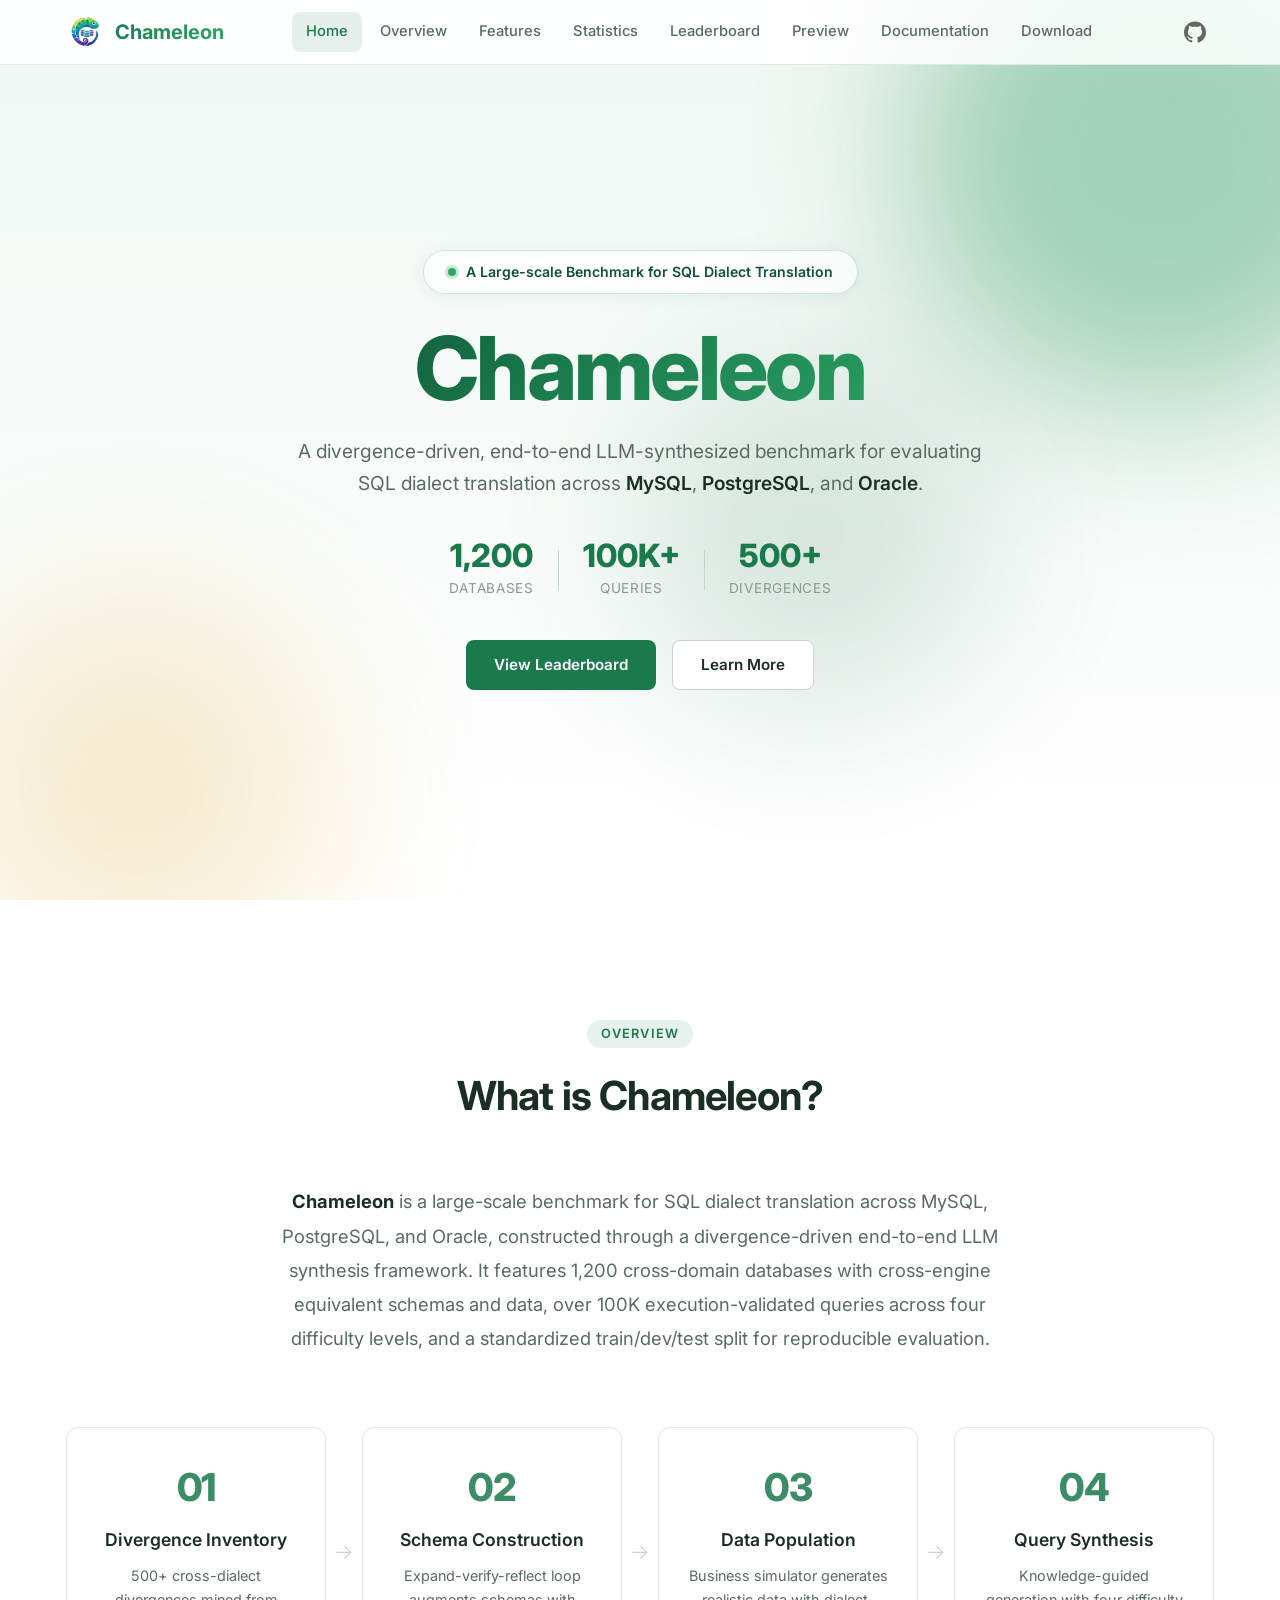
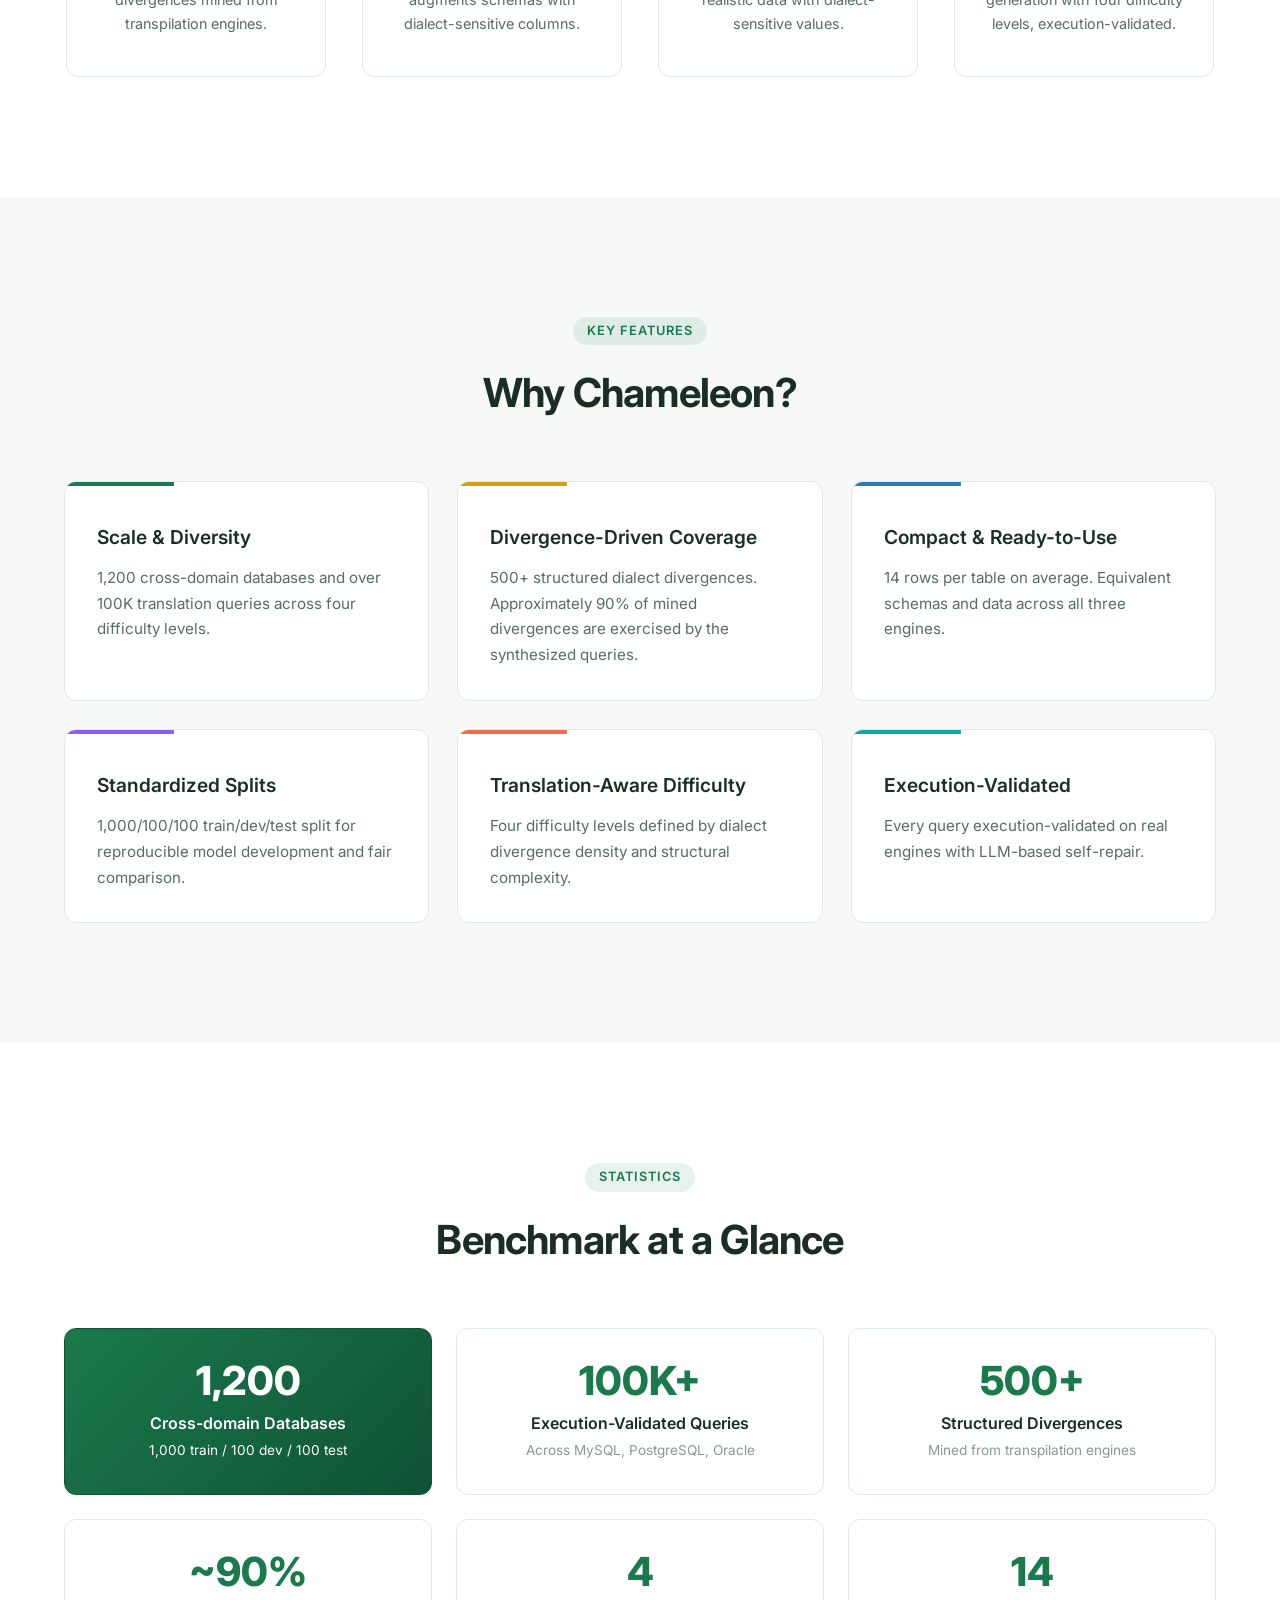
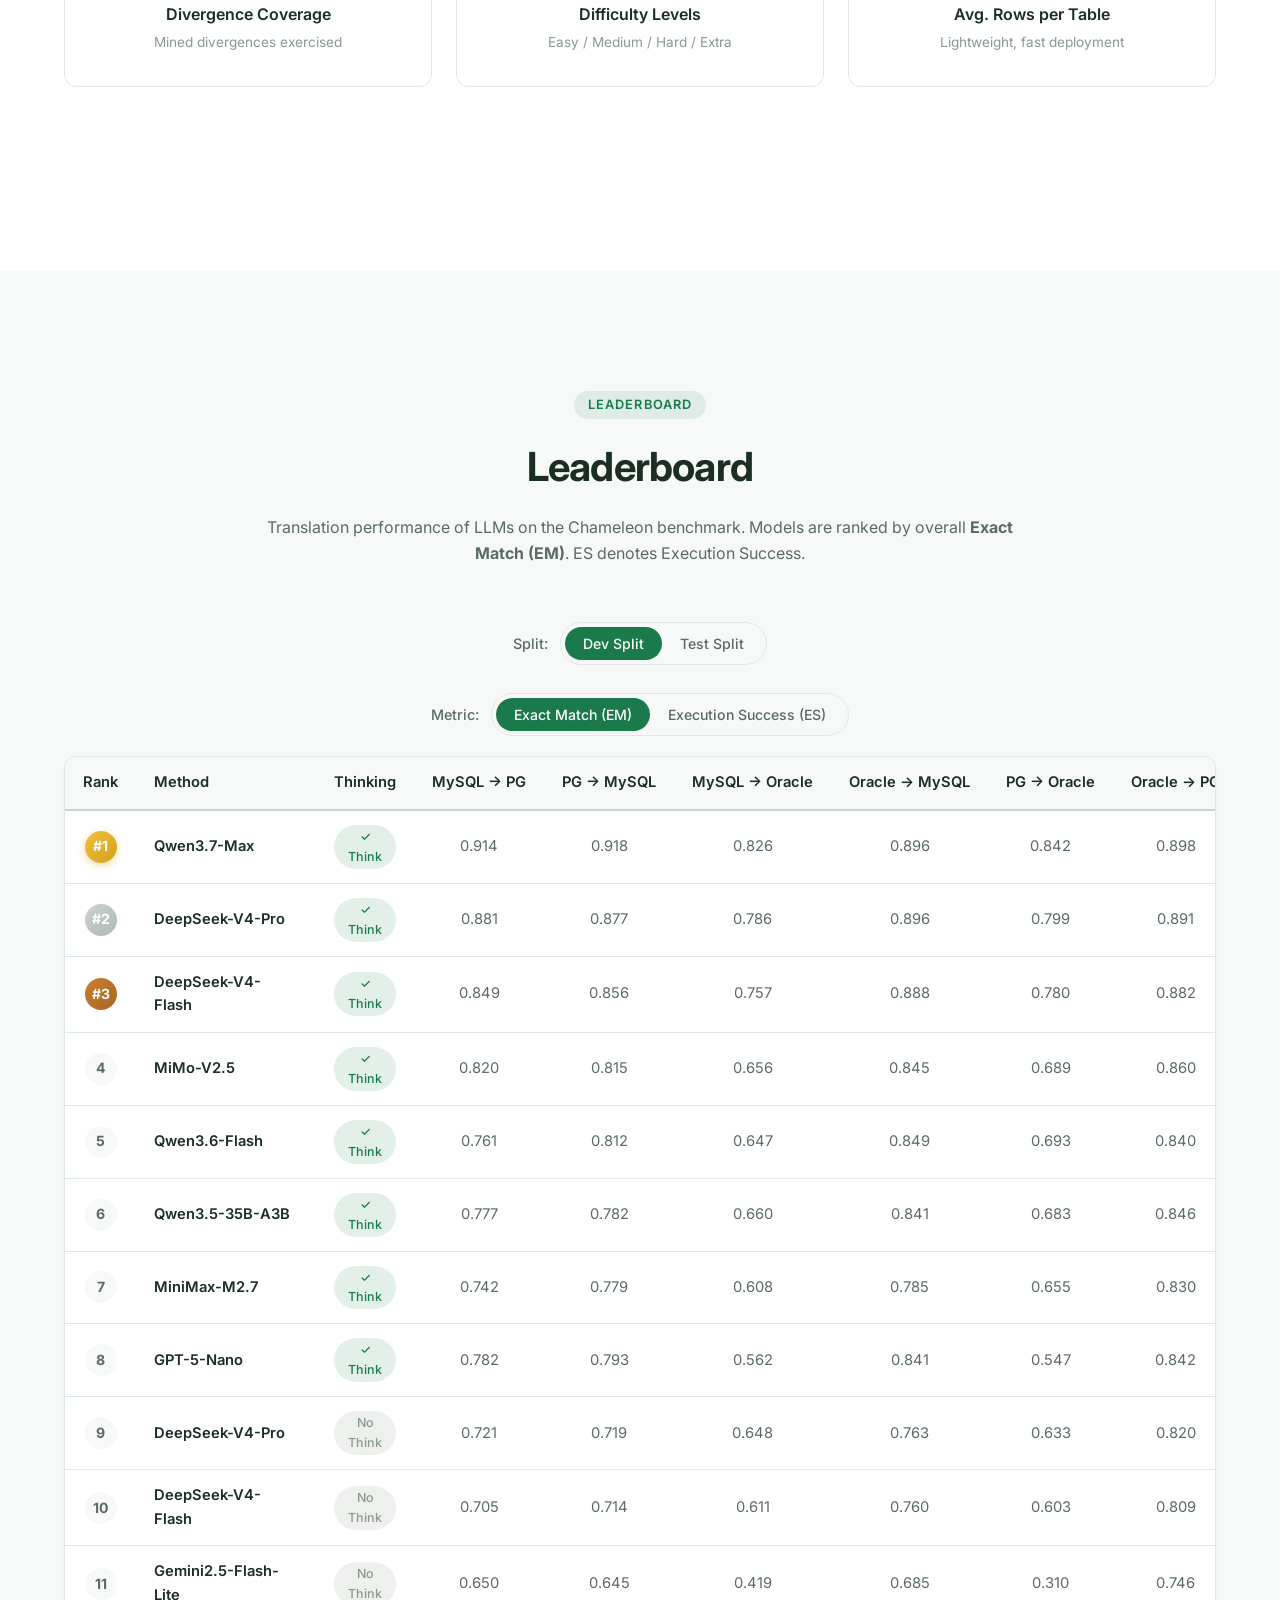
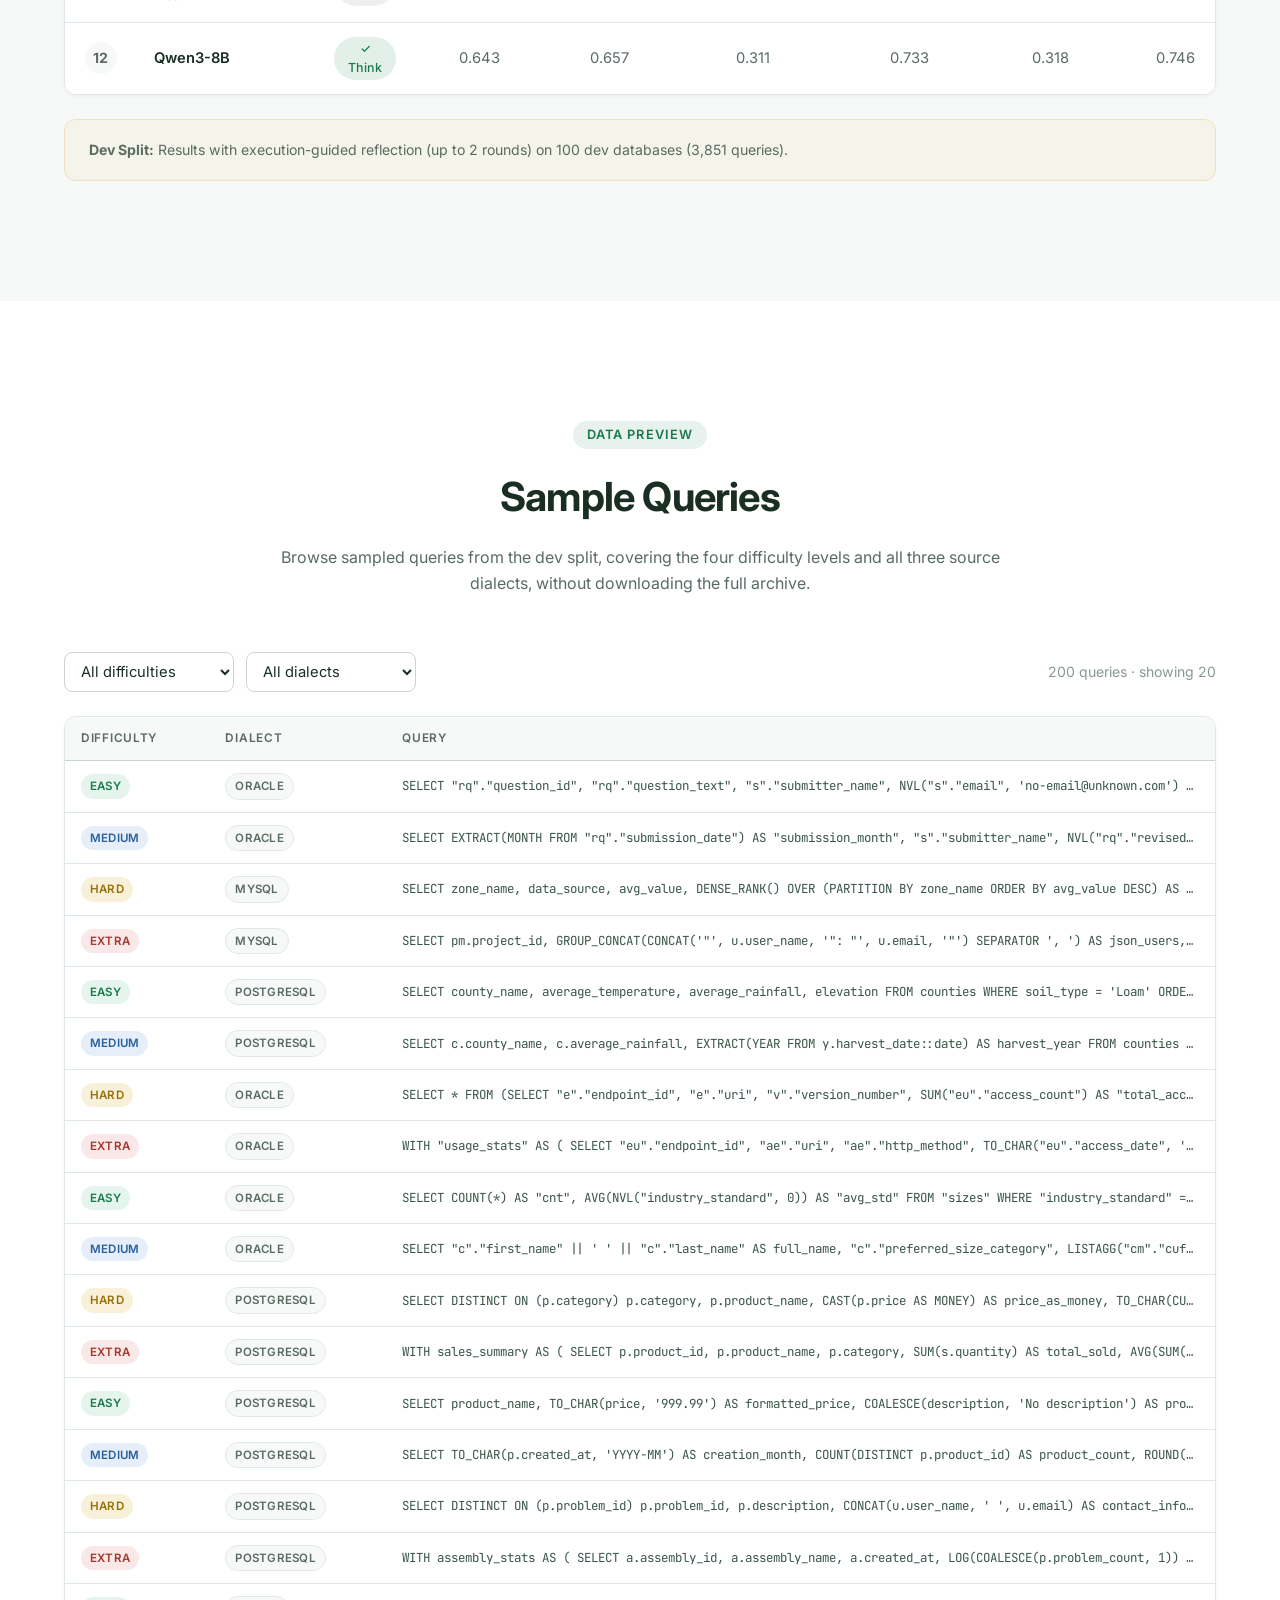
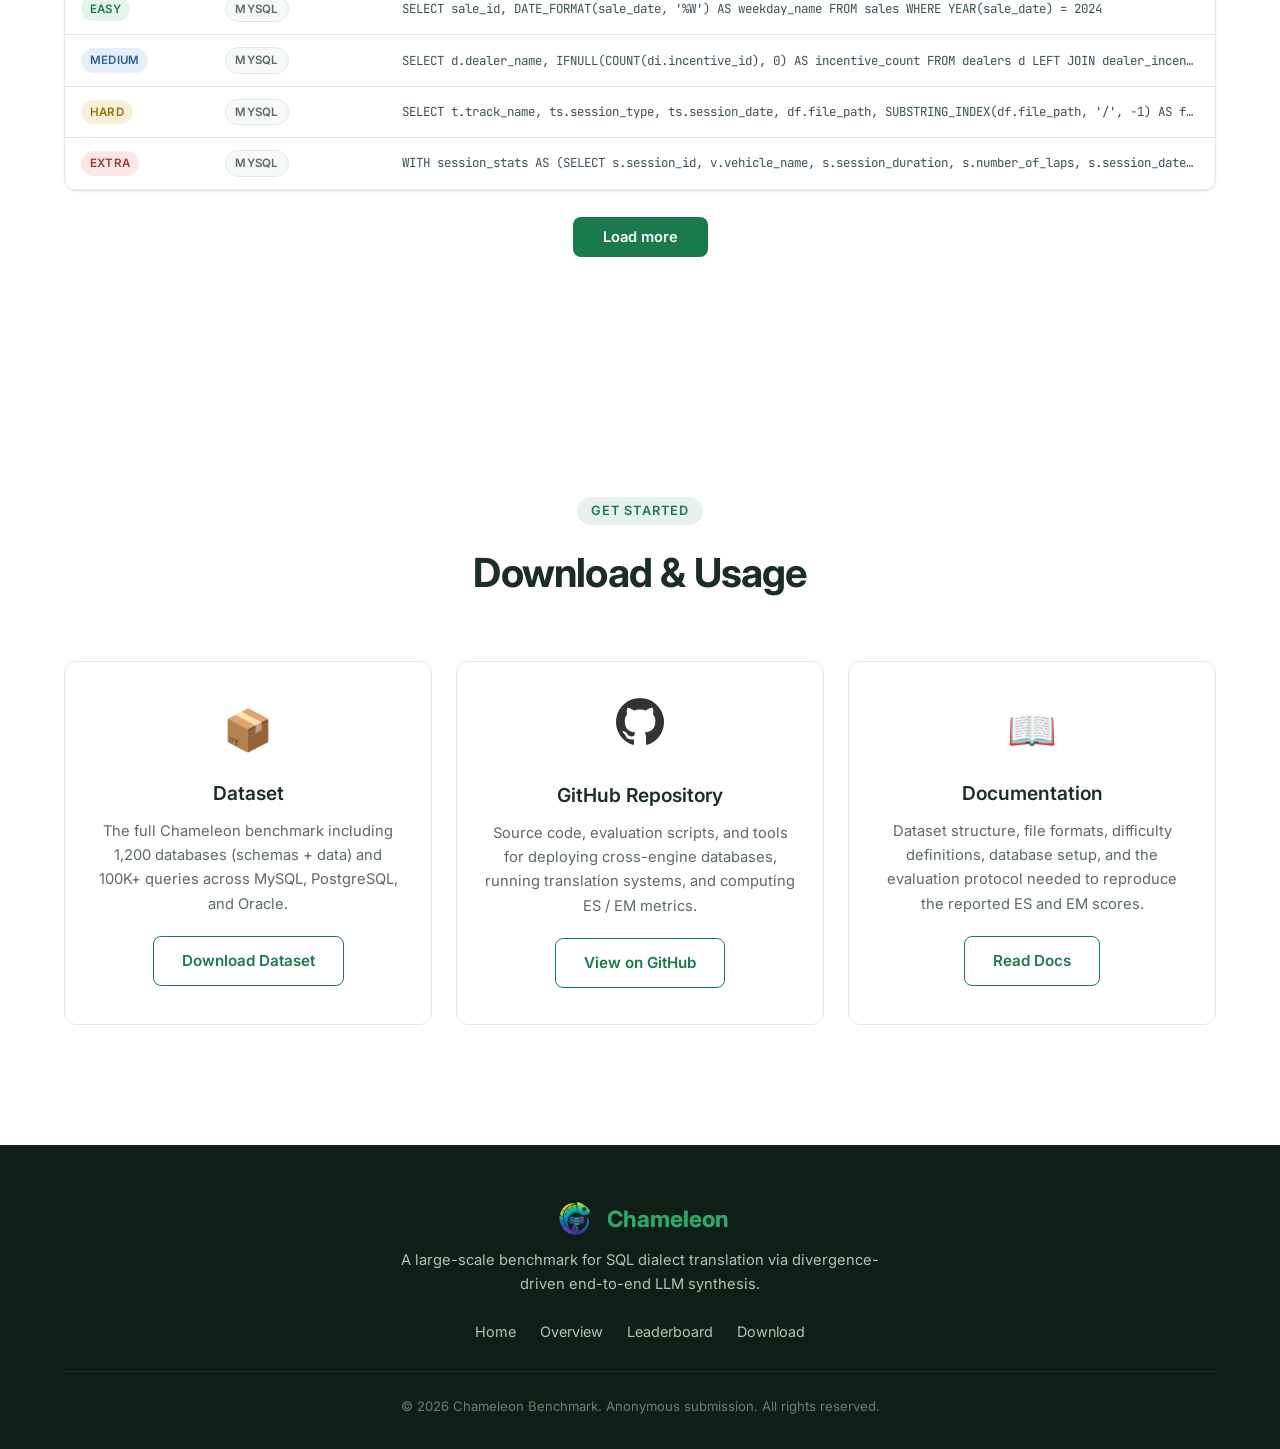
<file: index.html>
<!DOCTYPE html>
<html lang="en">
<head>
    <meta charset="UTF-8">
    <meta name="viewport" content="width=device-width, initial-scale=1.0">
    <title>Chameleon: A Large-scale Benchmark for SQL Dialect Translation</title>
    <meta name="description" content="Chameleon is a large-scale benchmark for SQL dialect translation constructed through a divergence-driven end-to-end LLM synthesis framework.">
    <meta name="robots" content="noindex">
    <link rel="stylesheet" href="css/style.css">
    <link rel="preconnect" href="https://fonts.googleapis.com">
    <link rel="preconnect" href="https://fonts.gstatic.com" crossorigin>
    <link href="https://fonts.googleapis.com/css2?family=Inter:wght@300;400;500;600;700;800&family=JetBrains+Mono:wght@400;500&display=swap" rel="stylesheet">
</head>
<body>
    <!-- Navigation -->
    <nav class="navbar" id="navbar">
        <div class="nav-container">
            <a href="#home" class="nav-logo">
                <img src="logo.png" alt="Chameleon" class="logo-img">
                <span class="logo-text">Chameleon</span>
            </a>
            <ul class="nav-menu">
                <li><a href="#home" class="nav-link">Home</a></li>
                <li><a href="#overview" class="nav-link">Overview</a></li>
                <li><a href="#features" class="nav-link">Features</a></li>
                <li><a href="#statistics" class="nav-link">Statistics</a></li>
                <li><a href="#leaderboard" class="nav-link">Leaderboard</a></li>
                <li><a href="#preview" class="nav-link">Preview</a></li>
                <li><a href="docs.html" class="nav-link">Documentation</a></li>
                <li><a href="#download" class="nav-link">Download</a></li>
            </ul>
            <a href="https://github.com/chameleon-bench/Chameleon-Source" target="_blank" rel="noopener" class="nav-github" aria-label="View on GitHub">
                <svg width="22" height="22" viewBox="0 0 24 24" fill="currentColor"><path d="M12 .5C5.37.5 0 5.78 0 12.29c0 5.21 3.44 9.63 8.21 11.19.6.11.82-.25.82-.56 0-.28-.01-1.02-.02-2-3.34.71-4.04-1.58-4.04-1.58-.55-1.36-1.34-1.73-1.34-1.73-1.09-.73.08-.72.08-.72 1.2.08 1.84 1.21 1.84 1.21 1.07 1.79 2.81 1.27 3.5.97.11-.76.42-1.27.76-1.56-2.67-.3-5.47-1.31-5.47-5.81 0-1.28.47-2.33 1.23-3.15-.12-.3-.53-1.52.12-3.16 0 0 1-.32 3.3 1.2.96-.26 1.98-.39 3-.4 1.02.01 2.04.14 3 .4 2.28-1.52 3.29-1.2 3.29-1.2.65 1.64.24 2.86.12 3.16.77.82 1.23 1.87 1.23 3.15 0 4.51-2.81 5.5-5.49 5.79.43.36.81 1.09.81 2.22 0 1.6-.01 2.89-.01 3.28 0 .31.22.68.83.56C20.57 21.91 24 17.5 24 12.29 24 5.78 18.63.5 12 .5z"/></svg>
            </a>
            <button class="nav-toggle" id="navToggle" aria-label="Toggle menu">
                <span></span>
                <span></span>
                <span></span>
            </button>
        </div>
    </nav>

    <!-- Hero Section -->
    <section class="hero" id="home">
        <div class="hero-bg">
            <div class="hero-blob blob-1"></div>
            <div class="hero-blob blob-2"></div>
            <div class="hero-blob blob-3"></div>
        </div>
        <div class="hero-content">
            <div class="hero-badge">
                <span class="badge-dot"></span>
                A Large-scale Benchmark for SQL Dialect Translation
            </div>
            <h1 class="hero-title">Chameleon</h1>
            <p class="hero-subtitle">
                A divergence-driven, end-to-end LLM-synthesized benchmark for evaluating
                SQL dialect translation across <strong>MySQL</strong>, <strong>PostgreSQL</strong>, and <strong>Oracle</strong>.
            </p>
            <div class="hero-stats">
                <div class="hero-stat">
                    <span class="stat-number">1,200</span>
                    <span class="stat-label">Databases</span>
                </div>
                <div class="hero-stat-divider"></div>
                <div class="hero-stat">
                    <span class="stat-number">100K+</span>
                    <span class="stat-label">Queries</span>
                </div>
                <div class="hero-stat-divider"></div>
                <div class="hero-stat">
                    <span class="stat-number">500+</span>
                    <span class="stat-label">Divergences</span>
                </div>
            </div>
            <div class="hero-actions">
                <a href="#leaderboard" class="btn btn-primary">View Leaderboard</a>
                <a href="#overview" class="btn btn-secondary">Learn More</a>
            </div>
        </div>
    </section>

    <!-- Overview Section -->
    <section class="section" id="overview">
        <div class="container">
            <div class="section-header">
                <span class="section-tag">Overview</span>
                <h2 class="section-title">What is Chameleon?</h2>
            </div>
            <div class="overview-intro">
                <p>
                    <strong>Chameleon</strong> is a large-scale benchmark for SQL dialect translation across MySQL, PostgreSQL, and Oracle, constructed through a divergence-driven end-to-end LLM synthesis framework. It features 1,200 cross-domain databases with cross-engine equivalent schemas and data, over 100K execution-validated queries across four difficulty levels, and a standardized train/dev/test split for reproducible evaluation.
                </p>
            </div>
            <div class="framework-pipeline">
                <div class="pipeline-step">
                    <div class="pipeline-number">01</div>
                    <h4>Divergence Inventory</h4>
                    <p>500+ cross-dialect divergences mined from transpilation engines.</p>
                </div>
                <div class="pipeline-connector"><span>→</span></div>
                <div class="pipeline-step">
                    <div class="pipeline-number">02</div>
                    <h4>Schema Construction</h4>
                    <p>Expand-verify-reflect loop augments schemas with dialect-sensitive columns.</p>
                </div>
                <div class="pipeline-connector"><span>→</span></div>
                <div class="pipeline-step">
                    <div class="pipeline-number">03</div>
                    <h4>Data Population</h4>
                    <p>Business simulator generates realistic data with dialect-sensitive values.</p>
                </div>
                <div class="pipeline-connector"><span>→</span></div>
                <div class="pipeline-step">
                    <div class="pipeline-number">04</div>
                    <h4>Query Synthesis</h4>
                    <p>Knowledge-guided generation with four difficulty levels, execution-validated.</p>
                </div>
            </div>
        </div>
    </section>

    <!-- Features Section -->
    <section class="section section-alt" id="features">
        <div class="container">
            <div class="section-header">
                <span class="section-tag">Key Features</span>
                <h2 class="section-title">Why Chameleon?</h2>
            </div>
            <div class="features-grid">
                <div class="feature-card" style="--card-accent: #1a7a4c;">
                    <div class="feature-accent-bar"></div>
                    <h3>Scale &amp; Diversity</h3>
                    <p>1,200 cross-domain databases and over 100K translation queries across four difficulty levels.</p>
                </div>
                <div class="feature-card" style="--card-accent: #d4a017;">
                    <div class="feature-accent-bar"></div>
                    <h3>Divergence-Driven Coverage</h3>
                    <p>500+ structured dialect divergences. Approximately 90% of mined divergences are exercised by the synthesized queries.</p>
                </div>
                <div class="feature-card" style="--card-accent: #2d7cb0;">
                    <div class="feature-accent-bar"></div>
                    <h3>Compact &amp; Ready-to-Use</h3>
                    <p>14 rows per table on average. Equivalent schemas and data across all three engines.</p>
                </div>
                <div class="feature-card" style="--card-accent: #8b5cf6;">
                    <div class="feature-accent-bar"></div>
                    <h3>Standardized Splits</h3>
                    <p>1,000/100/100 train/dev/test split for reproducible model development and fair comparison.</p>
                </div>
                <div class="feature-card" style="--card-accent: #ef6c4d;">
                    <div class="feature-accent-bar"></div>
                    <h3>Translation-Aware Difficulty</h3>
                    <p>Four difficulty levels defined by dialect divergence density and structural complexity.</p>
                </div>
                <div class="feature-card" style="--card-accent: #0ea5a4;">
                    <div class="feature-accent-bar"></div>
                    <h3>Execution-Validated</h3>
                    <p>Every query execution-validated on real engines with LLM-based self-repair.</p>
                </div>
            </div>
        </div>
    </section>

    <!-- Statistics Section -->
    <section class="section" id="statistics">
        <div class="container">
            <div class="section-header">
                <span class="section-tag">Statistics</span>
                <h2 class="section-title">Benchmark at a Glance</h2>
            </div>
            <div class="stats-grid">
                <div class="stat-card highlight">
                    <div class="stat-card-number">1,200</div>
                    <div class="stat-card-label">Cross-domain Databases</div>
                    <div class="stat-card-sub">1,000 train / 100 dev / 100 test</div>
                </div>
                <div class="stat-card">
                    <div class="stat-card-number">100K+</div>
                    <div class="stat-card-label">Execution-Validated Queries</div>
                    <div class="stat-card-sub">Across MySQL, PostgreSQL, Oracle</div>
                </div>
                <div class="stat-card">
                    <div class="stat-card-number">500+</div>
                    <div class="stat-card-label">Structured Divergences</div>
                    <div class="stat-card-sub">Mined from transpilation engines</div>
                </div>
                <div class="stat-card">
                    <div class="stat-card-number">~90%</div>
                    <div class="stat-card-label">Divergence Coverage</div>
                    <div class="stat-card-sub">Mined divergences exercised</div>
                </div>
                <div class="stat-card">
                    <div class="stat-card-number">4</div>
                    <div class="stat-card-label">Difficulty Levels</div>
                    <div class="stat-card-sub">Easy / Medium / Hard / Extra</div>
                </div>
                <div class="stat-card">
                    <div class="stat-card-number">14</div>
                    <div class="stat-card-label">Avg. Rows per Table</div>
                    <div class="stat-card-sub">Lightweight, fast deployment</div>
                </div>
            </div>
        </div>
    </section>

    <!-- Leaderboard Section -->
    <section class="section section-alt" id="leaderboard">
        <div class="container">
            <div class="section-header">
                <span class="section-tag">Leaderboard</span>
                <h2 class="section-title">Leaderboard</h2>
                <p class="section-desc">
                    Translation performance of LLMs on the Chameleon benchmark.
                    Models are ranked by overall <strong>Exact Match (EM)</strong>. ES denotes Execution Success.
                </p>
            </div>

            <!-- Split Toggle -->
            <div class="leaderboard-controls">
                <div class="control-group">
                    <label>Split:</label>
                    <div class="toggle-group">
                        <button class="split-btn toggle-btn active" data-split="dev">Dev Split</button>
                        <button class="split-btn toggle-btn" data-split="test">Test Split</button>
                    </div>
                </div>
            </div>

            <!-- Dev Split View -->
            <div id="devView">
                <div class="leaderboard-controls sub-controls">
                    <div class="control-group">
                        <label>Metric:</label>
                        <div class="toggle-group">
                            <button class="metric-btn toggle-btn active" data-metric="em">Exact Match (EM)</button>
                            <button class="metric-btn toggle-btn" data-metric="es">Execution Success (ES)</button>
                        </div>
                    </div>
                </div>
                <div class="table-container leaderboard-container">
                    <table class="leaderboard-table">
                        <thead>
                            <tr>
                                <th class="rank-col">Rank</th>
                                <th class="method-col">Method</th>
                                <th>Thinking</th>
                                <th>MySQL → PG</th>
                                <th>PG → MySQL</th>
                                <th>MySQL → Oracle</th>
                                <th>Oracle → MySQL</th>
                                <th>PG → Oracle</th>
                                <th>Oracle → PG</th>
                                <th class="overall-col">Overall</th>
                            </tr>
                        </thead>
                        <tbody id="devLeaderboardBody"></tbody>
                    </table>
                </div>
                <div class="leaderboard-note">
                    <p>
                        <strong>Dev Split:</strong> Results with execution-guided reflection (up to 2 rounds) on 100 dev databases (3,851 queries).
                    </p>
                </div>
            </div>

            <!-- Test Split View -->
            <div id="testView" style="display: none;">
                <div class="table-container leaderboard-container">
                    <table class="leaderboard-table test-table">
                        <thead>
                            <tr>
                                <th class="rank-col" rowspan="2">Rank</th>
                                <th class="method-col" rowspan="2">Method</th>
                                <th rowspan="2">Thinking</th>
                                <th colspan="2" class="group-header">No Reflection</th>
                                <th colspan="2" class="group-header group-highlight">With Reflection</th>
                            </tr>
                            <tr>
                                <th>ES</th>
                                <th>EM</th>
                                <th>ES</th>
                                <th class="overall-col">EM</th>
                            </tr>
                        </thead>
                        <tbody id="testLeaderboardBody"></tbody>
                    </table>
                </div>
                <div class="leaderboard-note">
                    <p>
                        <strong>Test Split:</strong> Results on 100 test databases (4,000+ queries). Test split statistics are withheld to prevent contamination.
                        To submit your model results, please refer to the submission instructions in the GitHub repository.
                    </p>
                </div>
            </div>
        </div>
    </section>

    <!-- Data Preview Section -->
    <section class="section" id="preview">
        <div class="container">
            <div class="section-header">
                <span class="section-tag">Data Preview</span>
                <h2 class="section-title">Sample Queries</h2>
                <p class="section-desc">
                    Browse sampled queries from the dev split, covering the four difficulty levels
                    and all three source dialects, without downloading the full archive.
                </p>
            </div>

            <div class="preview-controls">
                <select id="previewDifficulty" class="preview-select" aria-label="Filter by difficulty">
                    <option value="">All difficulties</option>
                    <option value="Easy">Easy</option>
                    <option value="Medium">Medium</option>
                    <option value="Hard">Hard</option>
                    <option value="Extra">Extra</option>
                </select>
                <select id="previewDialect" class="preview-select" aria-label="Filter by dialect">
                    <option value="">All dialects</option>
                    <option value="MySQL">MySQL</option>
                    <option value="PostgreSQL">PostgreSQL</option>
                    <option value="Oracle">Oracle</option>
                </select>
                <span id="previewCount" class="preview-count"></span>
            </div>

            <div class="preview-table-wrap">
                <table class="preview-table">
                    <thead>
                        <tr>
                            <th>Difficulty</th>
                            <th>Dialect</th>
                            <th>Query</th>
                        </tr>
                    </thead>
                    <tbody id="previewBody"></tbody>
                </table>
            </div>

            <div class="preview-more-wrap">
                <button id="previewMore" class="preview-more" type="button">Load more</button>
            </div>
        </div>
    </section>

    <!-- Download Section -->
    <section class="section" id="download">
        <div class="container">
            <div class="section-header">
                <span class="section-tag">Get Started</span>
                <h2 class="section-title">Download &amp; Usage</h2>
            </div>
            <div class="download-grid">
                <div class="download-card">
                    <div class="download-icon">📦</div>
                    <h3>Dataset</h3>
                    <p>The full Chameleon benchmark including 1,200 databases (schemas + data) and 100K+ queries across MySQL, PostgreSQL, and Oracle.</p>
                    <a href="dataset.zip" download class="btn btn-outline">Download Dataset</a>
                </div>
                <div class="download-card">
                    <div class="download-icon"><svg height="48" viewBox="0 0 16 16" width="48" fill="currentColor" style="color: #333;"><path d="M8 0c4.42 0 8 3.58 8 8a8.013 8.013 0 0 1-5.45 7.59c-.4.08-.55-.17-.55-.38 0-.27.01-1.13.01-2.2 0-.75-.25-1.23-.54-1.48 1.78-.2 3.65-.88 3.65-3.95 0-.88-.31-1.59-.82-2.15.08-.2.36-1.02-.08-2.12 0 0-.67-.22-2.2.82-.64-.18-1.32-.27-2-.27-.68 0-1.36.09-2 .27-1.53-1.03-2.2-.82-2.2-.82-.44 1.1-.16 1.92-.08 2.12-.51.56-.82 1.28-.82 2.15 0 3.06 1.86 3.75 3.64 3.95-.23.2-.44.55-.51 1.07-.46.21-1.61.55-2.33-.66-.15-.24-.6-.83-1.23-.82-.67.01-.27.38.01.53.34.19.73.9.82 1.13.16.45.68 1.31 2.69.94 0 .67.01 1.3.01 1.49 0 .21-.15.45-.55.38A7.995 7.995 0 0 1 0 8c0-4.42 3.58-8 8-8Z"></path></svg></div>
                    <h3>GitHub Repository</h3>
                    <p>Source code, evaluation scripts, and tools for deploying cross-engine databases, running translation systems, and computing ES / EM metrics.</p>
                    <a href="https://github.com/chameleon-bench/Chameleon-Source" target="_blank" rel="noopener noreferrer" class="btn btn-outline">View on GitHub</a>
                </div>
                <div class="download-card">
                    <div class="download-icon">📖</div>
                    <h3>Documentation</h3>
                    <p>Dataset structure, file formats, difficulty definitions, database setup, and the evaluation protocol needed to reproduce the reported ES and EM scores.</p>
                    <a href="docs.html" class="btn btn-outline">Read Docs</a>
                </div>
            </div>
        </div>
    </section>

    <!-- Footer -->
    <footer class="footer">
        <div class="container">
            <div class="footer-content">
                <div class="footer-brand">
                    <img src="logo.png" alt="Chameleon" class="logo-img footer-logo-img">
                    <span class="logo-text">Chameleon</span>
                </div>
                <p class="footer-desc">
                    A large-scale benchmark for SQL dialect translation via divergence-driven end-to-end LLM synthesis.
                </p>
                <div class="footer-links">
                    <a href="#home">Home</a>
                    <a href="#overview">Overview</a>
                    <a href="#leaderboard">Leaderboard</a>
                    <a href="#download">Download</a>
                </div>
                <p class="footer-copy">
                    © 2026 Chameleon Benchmark. Anonymous submission. All rights reserved.
                </p>
            </div>
        </div>
    </footer>

    <script src="js/main.js"></script>
    <script src="js/preview.js"></script>
</body>
</html>
</file>
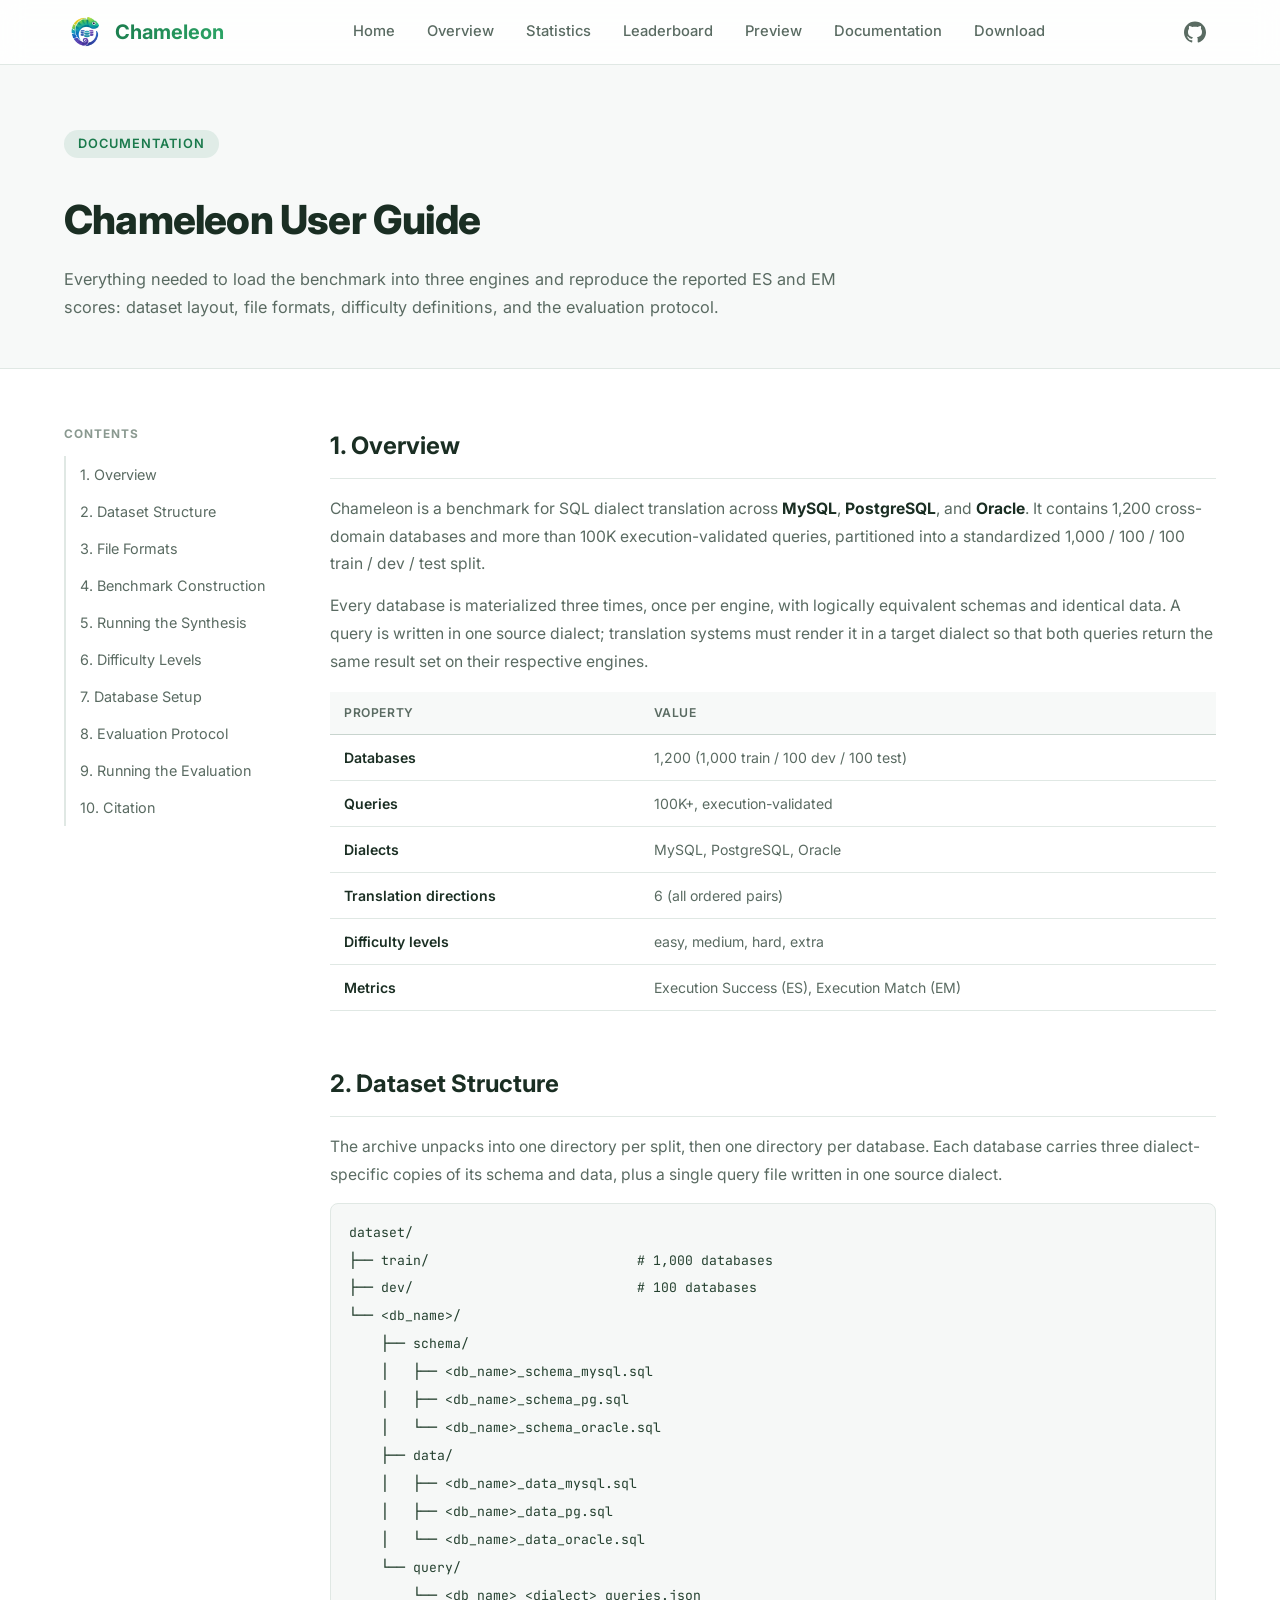
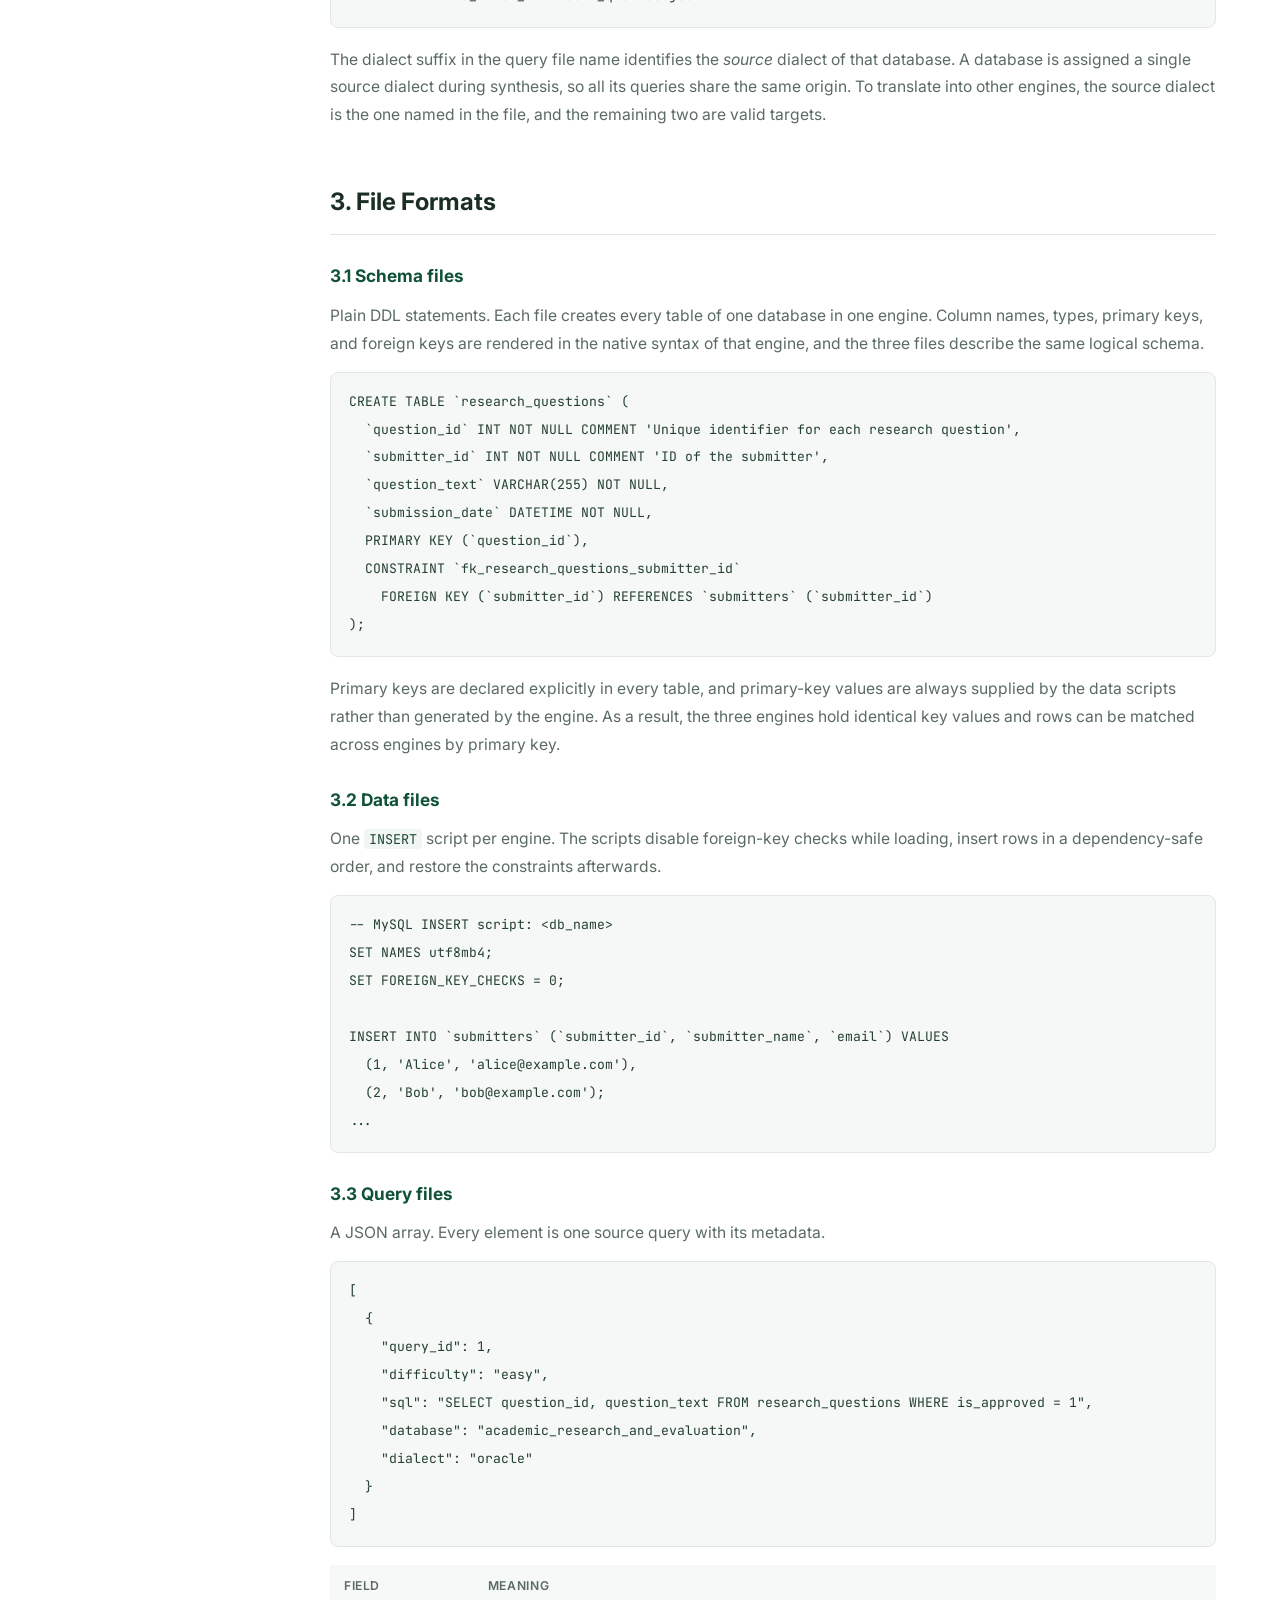
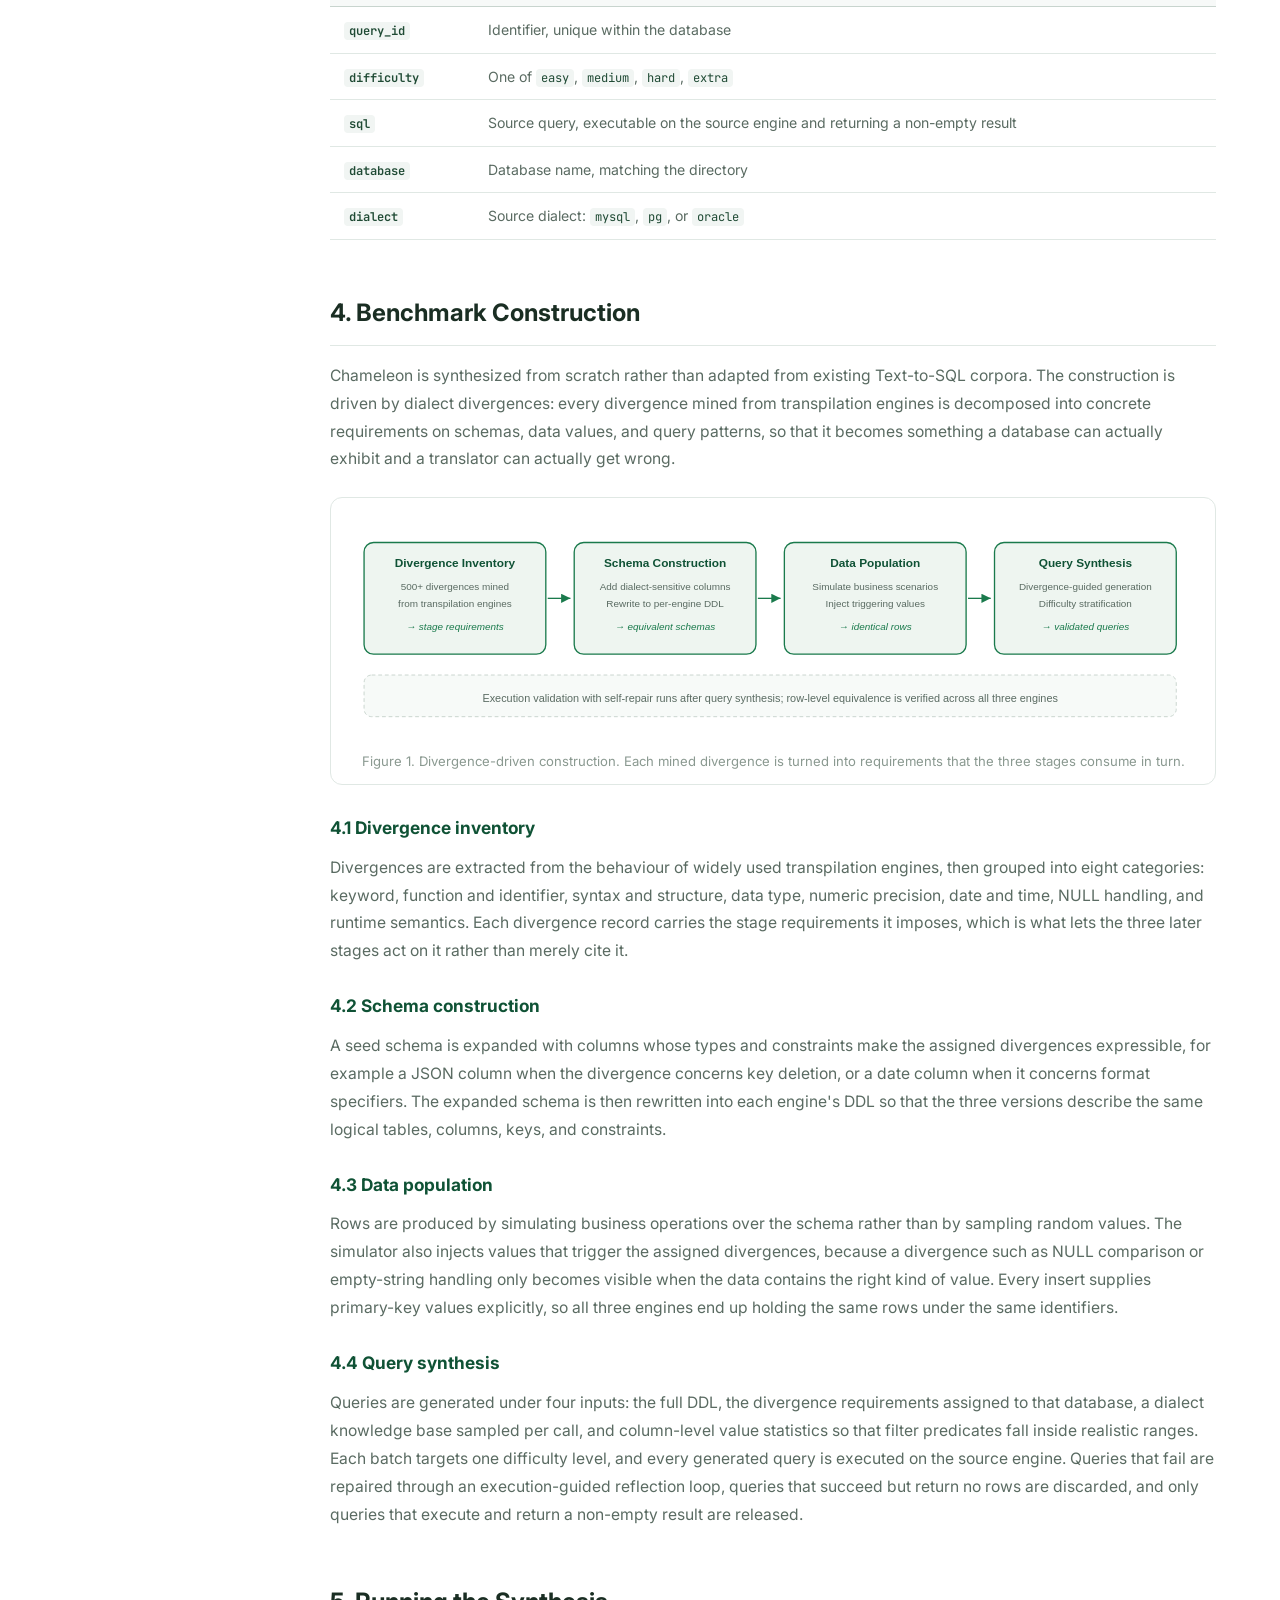
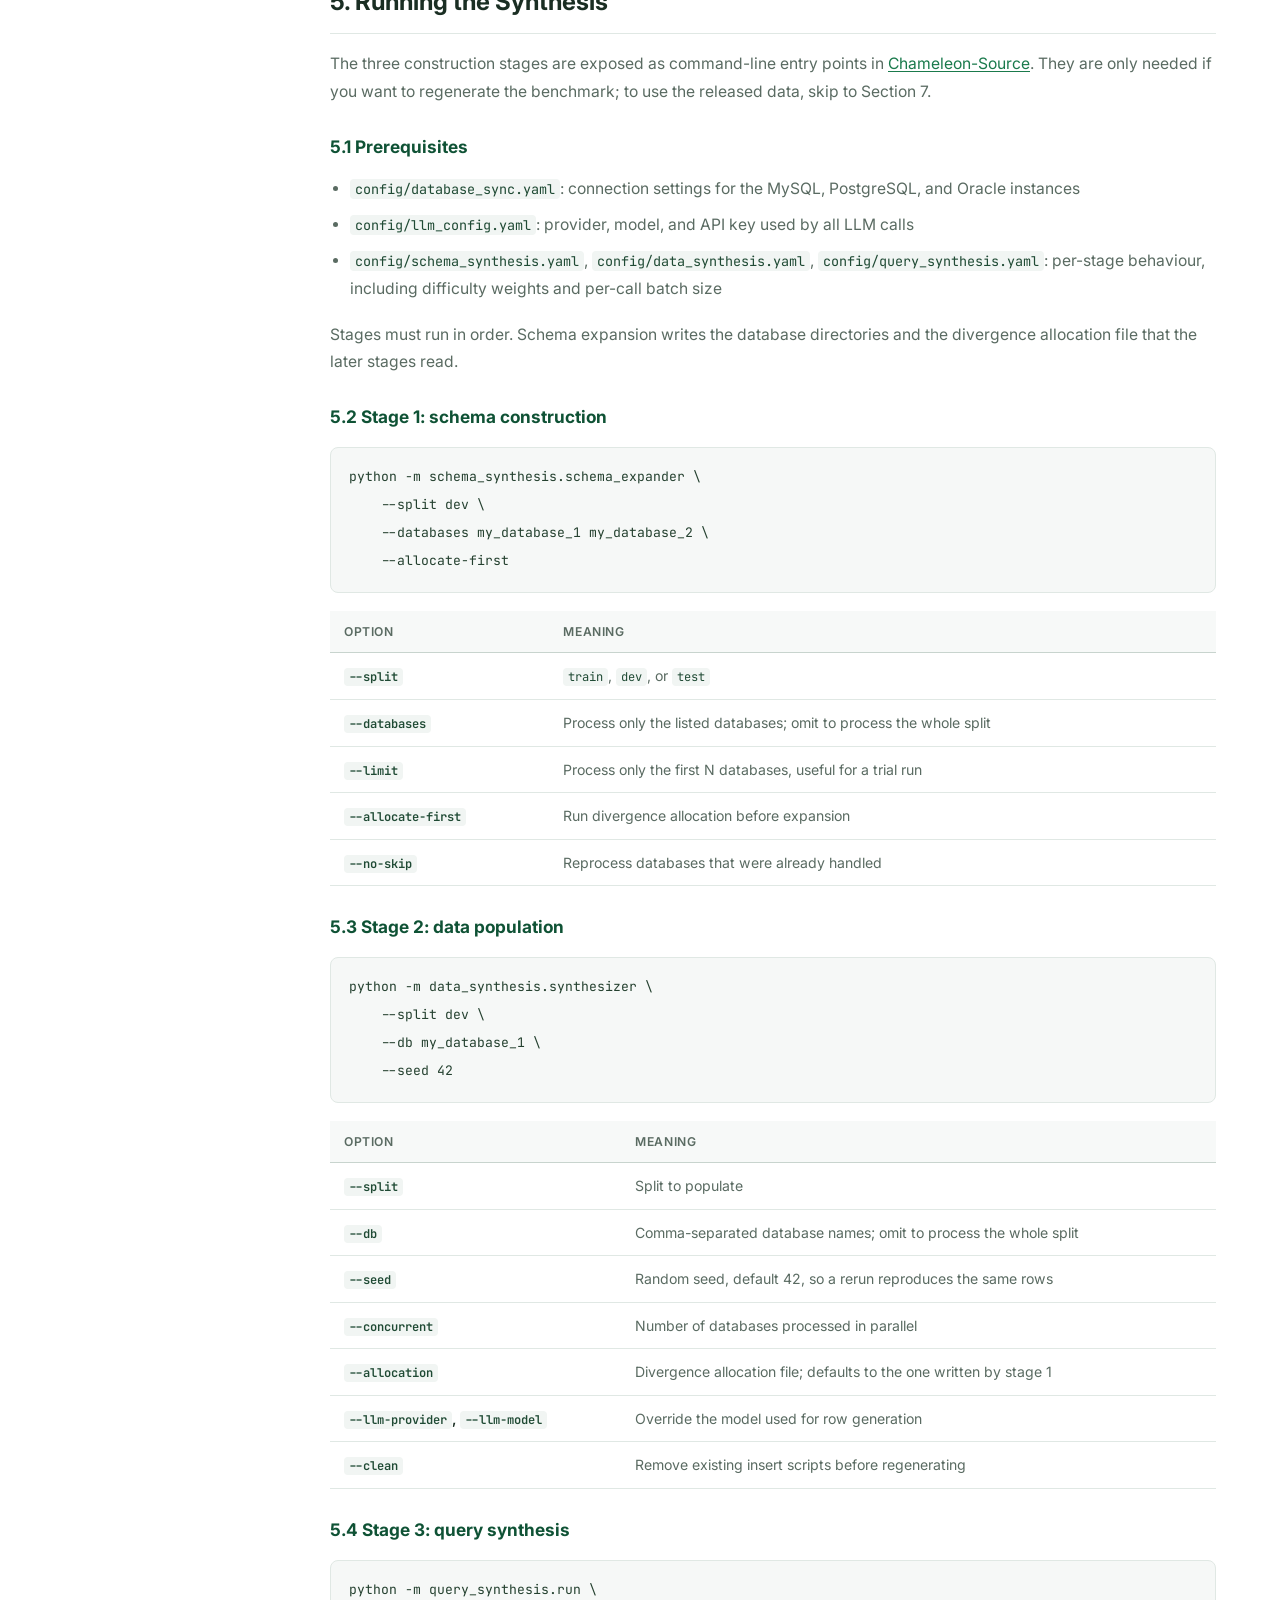
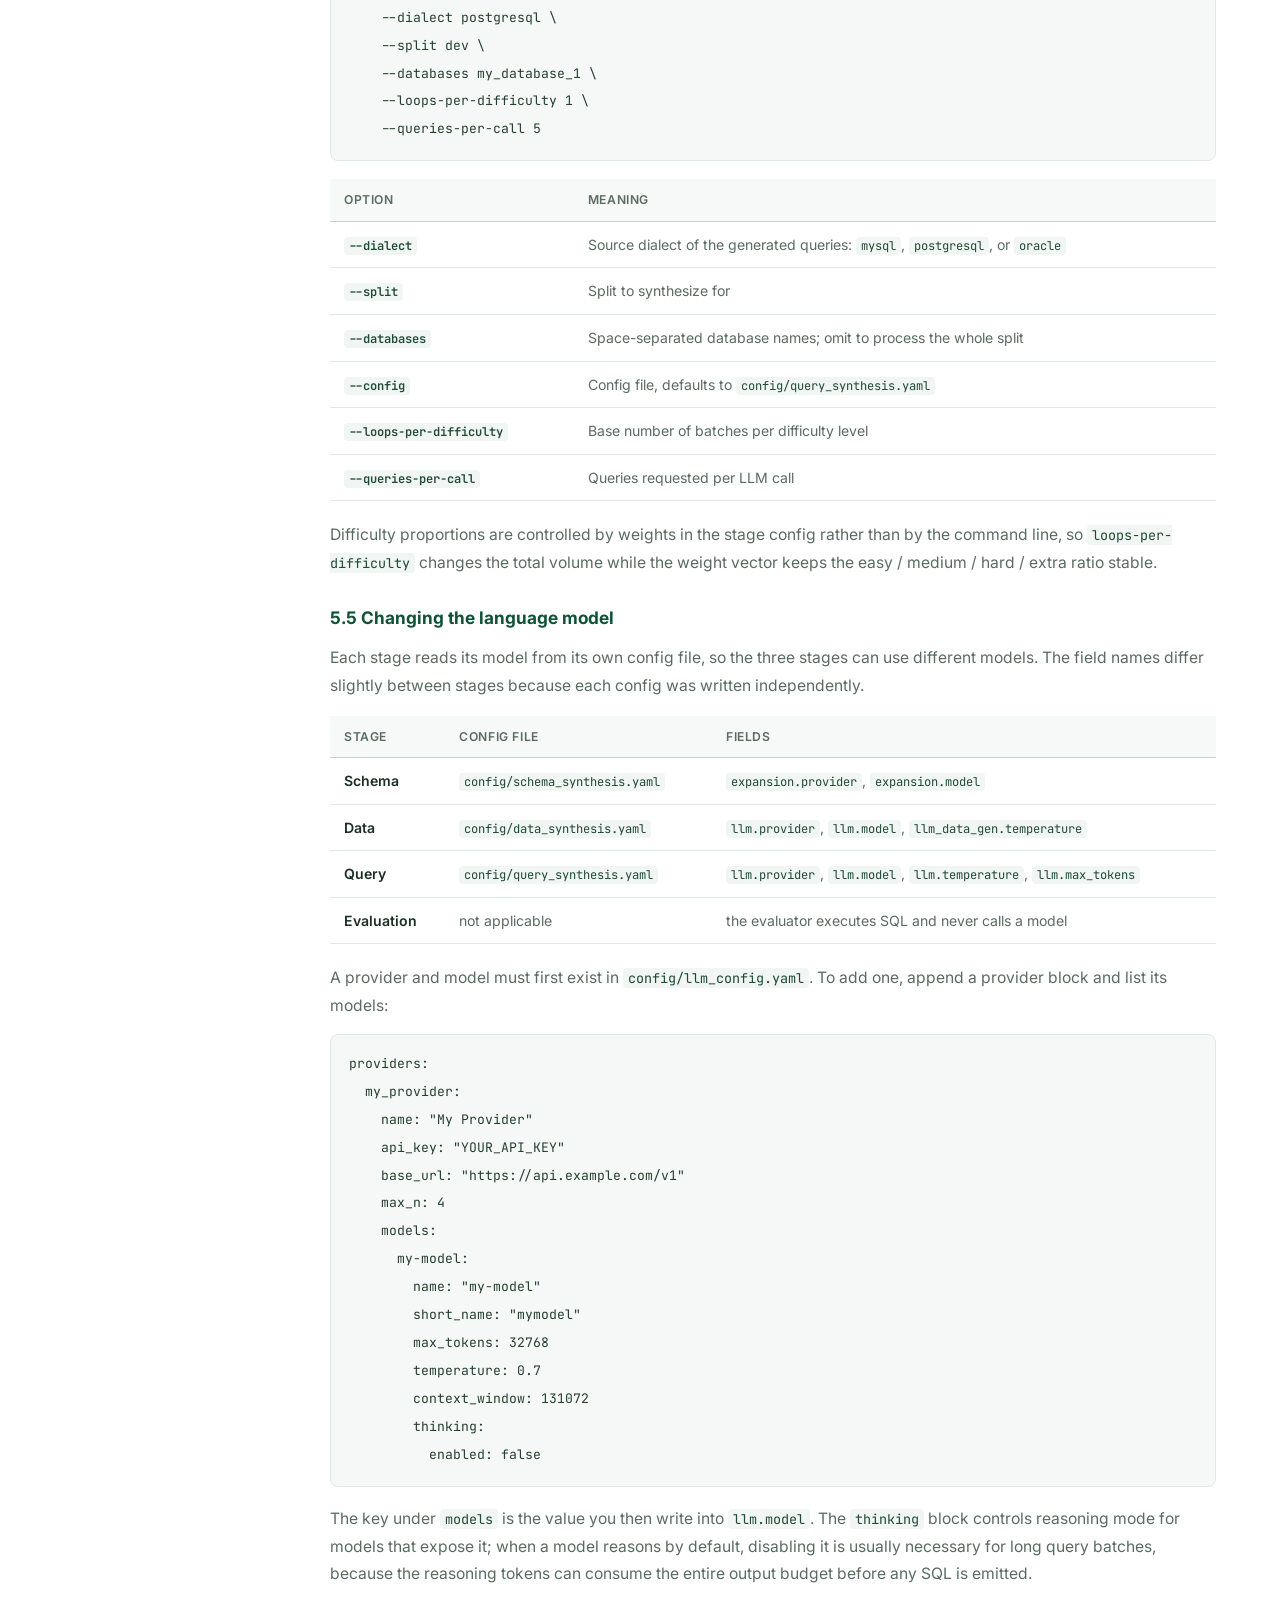
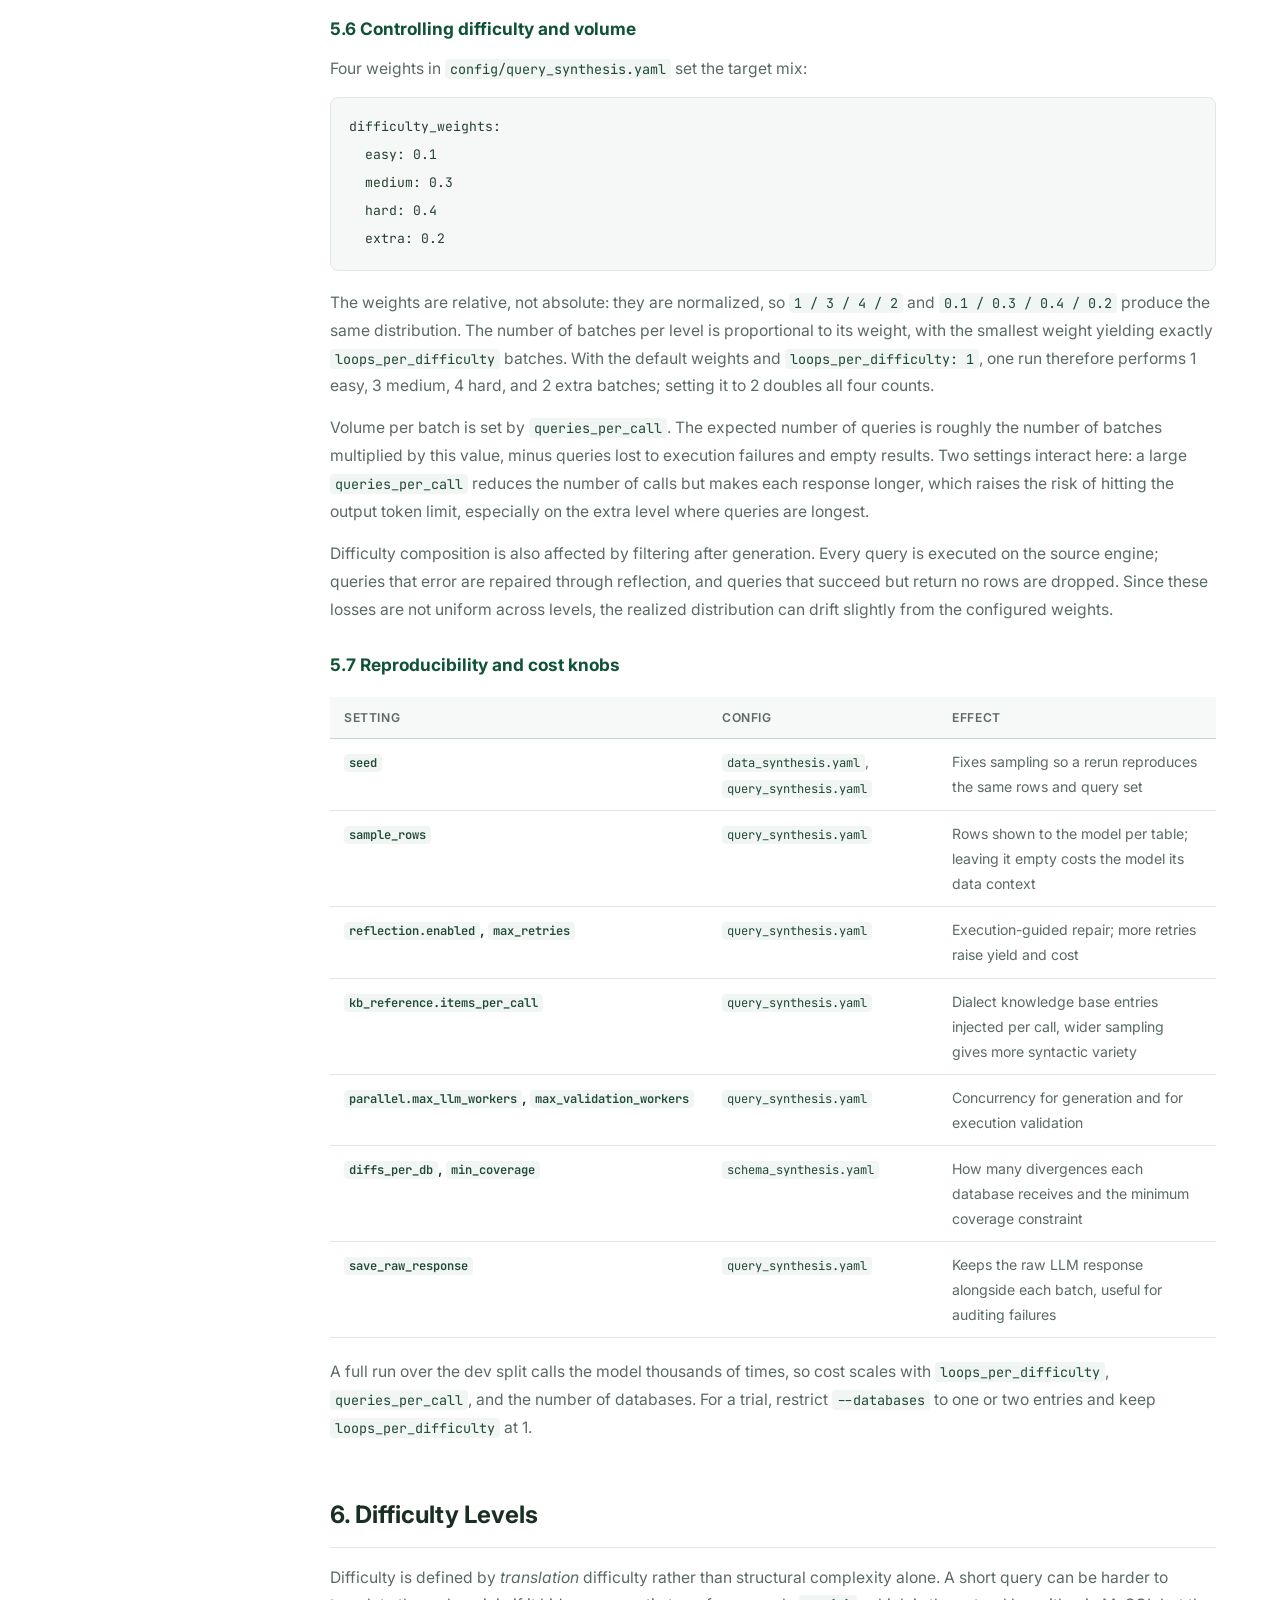
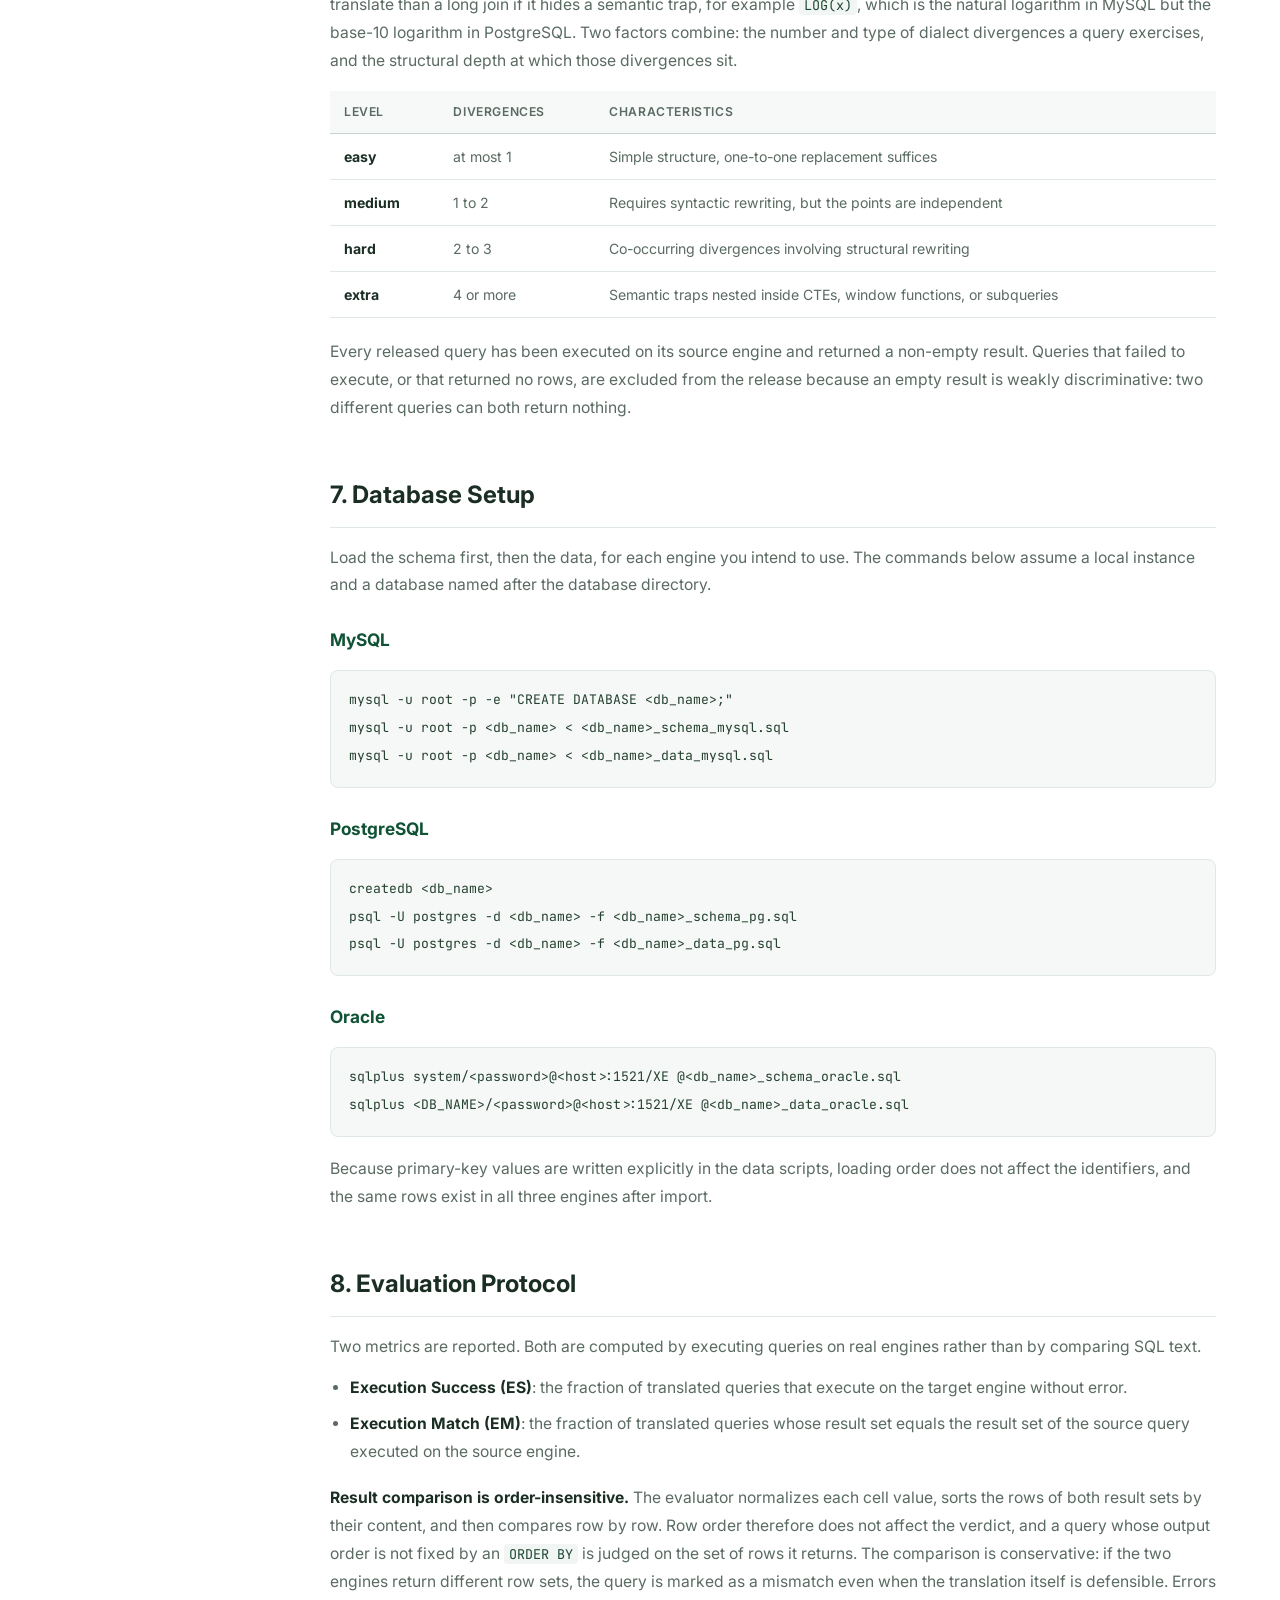
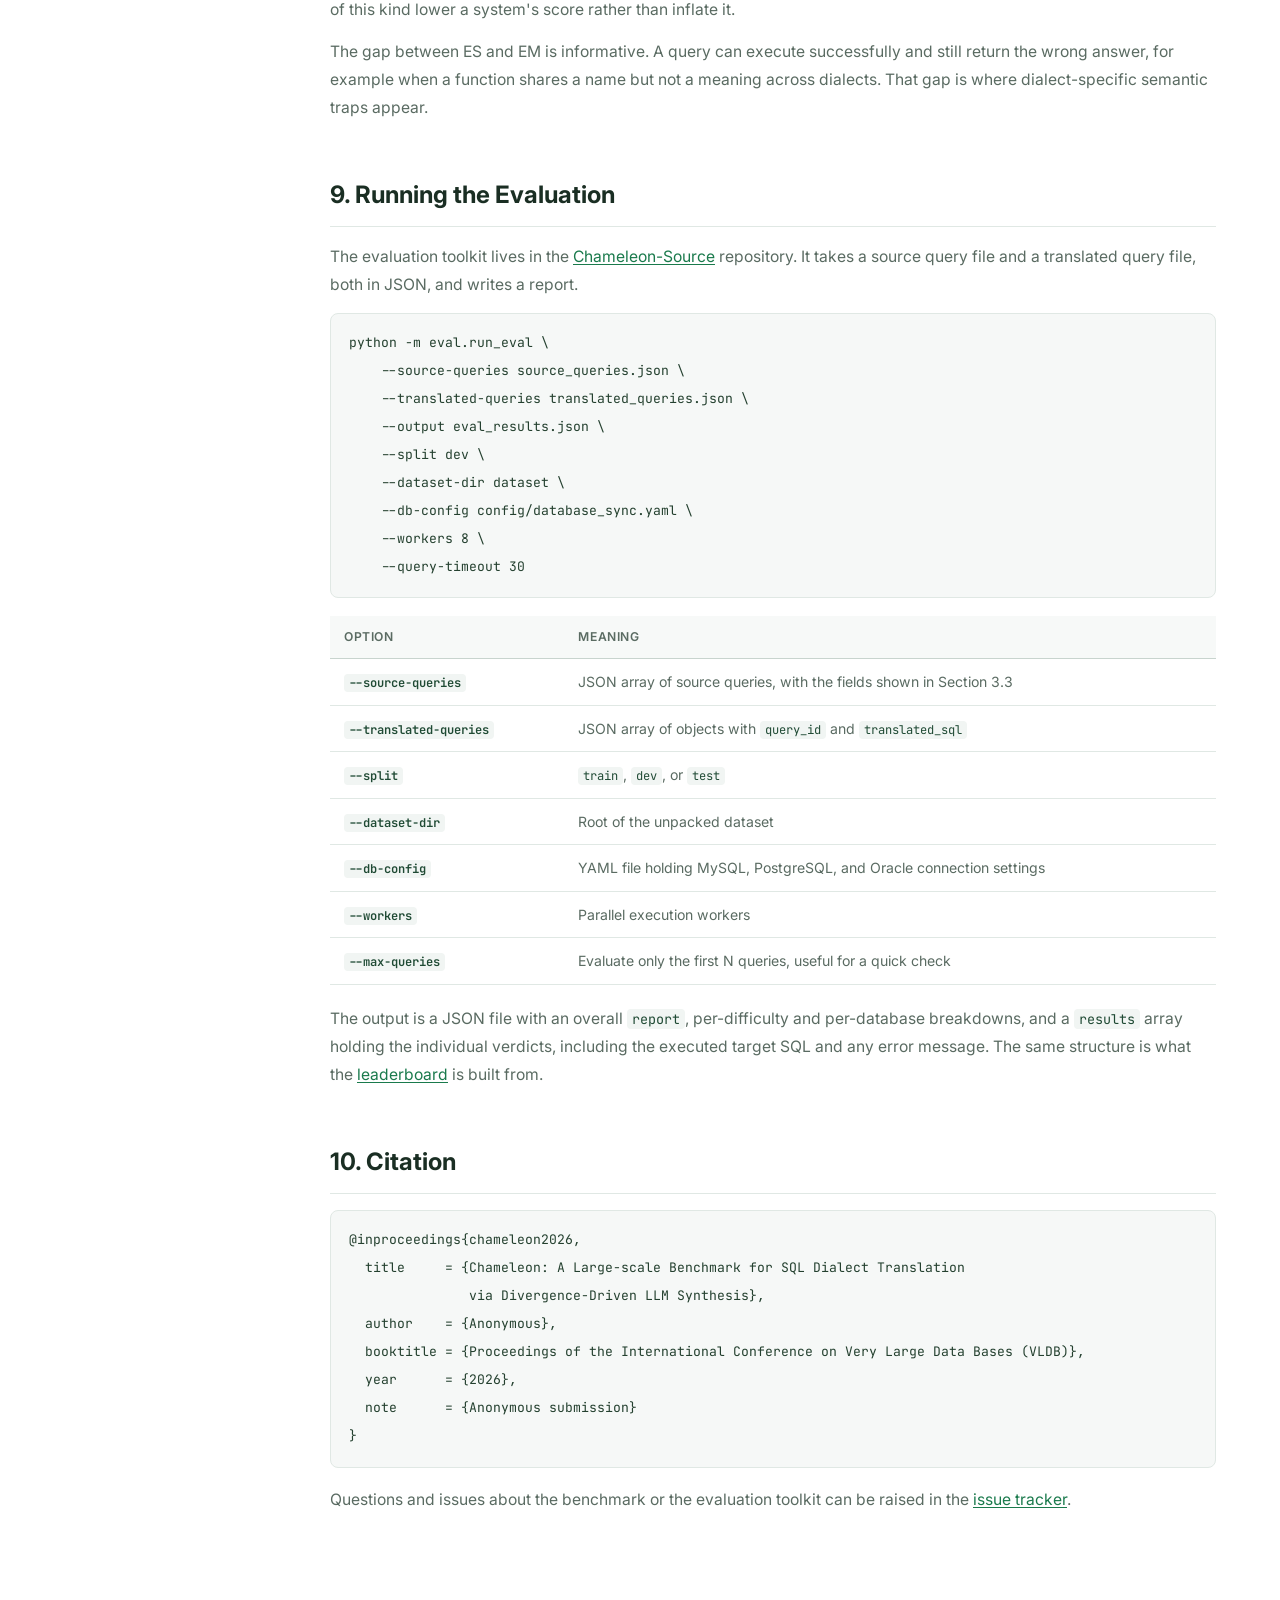
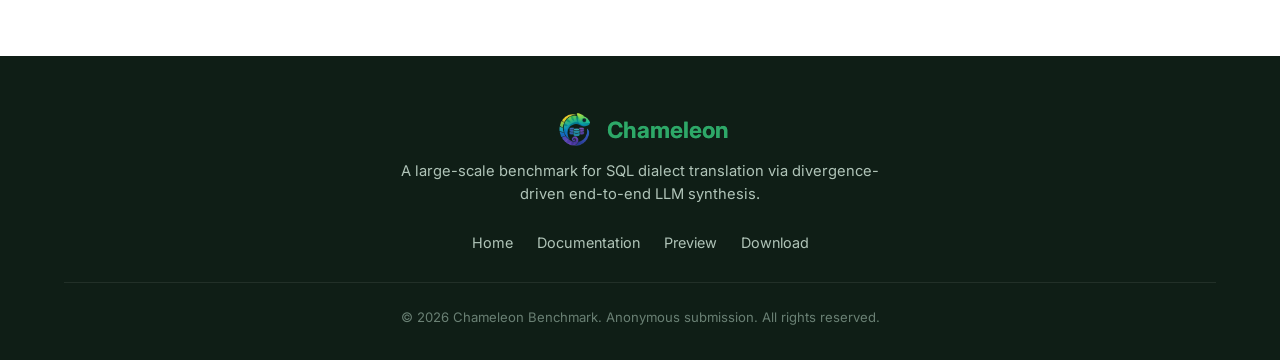
<file: docs.html>
<!DOCTYPE html>
<html lang="en">
<head>
    <meta charset="UTF-8">
    <meta name="viewport" content="width=device-width, initial-scale=1.0">
    <title>Documentation - Chameleon</title>
    <meta name="description" content="Documentation for the Chameleon benchmark: dataset structure, file formats, difficulty levels, database setup, and evaluation protocol.">
    <link rel="stylesheet" href="css/style.css">
    <link rel="preconnect" href="https://fonts.googleapis.com">
    <link rel="preconnect" href="https://fonts.gstatic.com" crossorigin>
    <link href="https://fonts.googleapis.com/css2?family=Inter:wght@300;400;500;600;700;800&family=JetBrains+Mono:wght@400;500&display=swap" rel="stylesheet">
</head>
<body>

    <nav class="navbar" id="navbar">
        <div class="nav-container">
            <a href="index.html" class="nav-logo">
                <img src="logo.png" alt="Chameleon" class="logo-img">
                <span class="logo-text">Chameleon</span>
            </a>
            <ul class="nav-menu">
                <li><a href="index.html#home" class="nav-link">Home</a></li>
                <li><a href="index.html#overview" class="nav-link">Overview</a></li>
                <li><a href="index.html#statistics" class="nav-link">Statistics</a></li>
                <li><a href="index.html#leaderboard" class="nav-link">Leaderboard</a></li>
                <li><a href="index.html#preview" class="nav-link">Preview</a></li>
                <li><a href="docs.html" class="nav-link active">Documentation</a></li>
                <li><a href="index.html#download" class="nav-link">Download</a></li>
            </ul>
            <a href="https://github.com/chameleon-bench/Chameleon-Source" target="_blank" rel="noopener" class="nav-github" aria-label="View on GitHub">
                <svg width="22" height="22" viewBox="0 0 24 24" fill="currentColor"><path d="M12 .5C5.37.5 0 5.78 0 12.29c0 5.21 3.44 9.63 8.21 11.19.6.11.82-.25.82-.56 0-.28-.01-1.02-.02-2-3.34.71-4.04-1.58-4.04-1.58-.55-1.36-1.34-1.73-1.34-1.73-1.09-.73.08-.72.08-.72 1.2.08 1.84 1.21 1.84 1.21 1.07 1.79 2.81 1.27 3.5.97.11-.76.42-1.27.76-1.56-2.67-.3-5.47-1.31-5.47-5.81 0-1.28.47-2.33 1.23-3.15-.12-.3-.53-1.52.12-3.16 0 0 1-.32 3.3 1.2.96-.26 1.98-.39 3-.4 1.02.01 2.04.14 3 .4 2.28-1.52 3.29-1.2 3.29-1.2.65 1.64.24 2.86.12 3.16.77.82 1.23 1.87 1.23 3.15 0 4.51-2.81 5.5-5.49 5.79.43.36.81 1.09.81 2.22 0 1.6-.01 2.89-.01 3.28 0 .31.22.68.83.56C20.57 21.91 24 17.5 24 12.29 24 5.78 18.63.5 12 .5z"/></svg>
            </a>
            <button class="nav-toggle" id="navToggle" aria-label="Toggle menu">
                <span></span>
                <span></span>
                <span></span>
            </button>
        </div>
    </nav>

    <header class="docs-hero">
        <div class="container">
            <span class="section-tag">Documentation</span>
            <h1 class="docs-title">Chameleon User Guide</h1>
            <p class="docs-lead">
                Everything needed to load the benchmark into three engines and reproduce the reported
                ES and EM scores: dataset layout, file formats, difficulty definitions, and the evaluation protocol.
            </p>
        </div>
    </header>

    <div class="docs-layout container">
        <aside class="docs-nav">
            <p class="docs-nav-title">Contents</p>
            <ul>
                <li><a href="#overview">1. Overview</a></li>
                <li><a href="#structure">2. Dataset Structure</a></li>
                <li><a href="#formats">3. File Formats</a></li>
                <li><a href="#construction">4. Benchmark Construction</a></li>
                <li><a href="#synthesis">5. Running the Synthesis</a></li>
                <li><a href="#difficulty">6. Difficulty Levels</a></li>
                <li><a href="#setup">7. Database Setup</a></li>
                <li><a href="#protocol">8. Evaluation Protocol</a></li>
                <li><a href="#running">9. Running the Evaluation</a></li>
                <li><a href="#citation">10. Citation</a></li>
            </ul>
        </aside>

        <main class="docs-body">

            <section id="overview">
                <h2>1. Overview</h2>
                <p>
                    Chameleon is a benchmark for SQL dialect translation across <strong>MySQL</strong>,
                    <strong>PostgreSQL</strong>, and <strong>Oracle</strong>. It contains 1,200 cross-domain
                    databases and more than 100K execution-validated queries, partitioned into a
                    standardized 1,000 / 100 / 100 train / dev / test split.
                </p>
                <p>
                    Every database is materialized three times, once per engine, with logically equivalent
                    schemas and identical data. A query is written in one source dialect; translation
                    systems must render it in a target dialect so that both queries return the same result
                    set on their respective engines.
                </p>
                <table class="doc-table">
                    <thead>
                        <tr><th>Property</th><th>Value</th></tr>
                    </thead>
                    <tbody>
                        <tr><td>Databases</td><td>1,200 (1,000 train / 100 dev / 100 test)</td></tr>
                        <tr><td>Queries</td><td>100K+, execution-validated</td></tr>
                        <tr><td>Dialects</td><td>MySQL, PostgreSQL, Oracle</td></tr>
                        <tr><td>Translation directions</td><td>6 (all ordered pairs)</td></tr>
                        <tr><td>Difficulty levels</td><td>easy, medium, hard, extra</td></tr>
                        <tr><td>Metrics</td><td>Execution Success (ES), Execution Match (EM)</td></tr>
                    </tbody>
                </table>
            </section>

            <section id="structure">
                <h2>2. Dataset Structure</h2>
                <p>
                    The archive unpacks into one directory per split, then one directory per database.
                    Each database carries three dialect-specific copies of its schema and data, plus a
                    single query file written in one source dialect.
                </p>
<pre><code>dataset/
├── train/                          # 1,000 databases
├── dev/                            # 100 databases
└── &lt;db_name&gt;/
    ├── schema/
    │   ├── &lt;db_name&gt;_schema_mysql.sql
    │   ├── &lt;db_name&gt;_schema_pg.sql
    │   └── &lt;db_name&gt;_schema_oracle.sql
    ├── data/
    │   ├── &lt;db_name&gt;_data_mysql.sql
    │   ├── &lt;db_name&gt;_data_pg.sql
    │   └── &lt;db_name&gt;_data_oracle.sql
    └── query/
        └── &lt;db_name&gt;_&lt;dialect&gt;_queries.json</code></pre>
                <p>
                    The dialect suffix in the query file name identifies the <em>source</em> dialect of that
                    database. A database is assigned a single source dialect during synthesis, so all its
                    queries share the same origin. To translate into other engines, the source dialect is
                    the one named in the file, and the remaining two are valid targets.
                </p>
            </section>

            <section id="formats">
                <h2>3. File Formats</h2>

                <h3>3.1 Schema files</h3>
                <p>
                    Plain DDL statements. Each file creates every table of one database in one engine.
                    Column names, types, primary keys, and foreign keys are rendered in the native syntax
                    of that engine, and the three files describe the same logical schema.
                </p>
<pre><code>CREATE TABLE `research_questions` (
  `question_id` INT NOT NULL COMMENT 'Unique identifier for each research question',
  `submitter_id` INT NOT NULL COMMENT 'ID of the submitter',
  `question_text` VARCHAR(255) NOT NULL,
  `submission_date` DATETIME NOT NULL,
  PRIMARY KEY (`question_id`),
  CONSTRAINT `fk_research_questions_submitter_id`
    FOREIGN KEY (`submitter_id`) REFERENCES `submitters` (`submitter_id`)
);</code></pre>
                <p>
                    Primary keys are declared explicitly in every table, and primary-key values are always
                    supplied by the data scripts rather than generated by the engine. As a result, the three
                    engines hold identical key values and rows can be matched across engines by primary key.
                </p>

                <h3>3.2 Data files</h3>
                <p>
                    One <code>INSERT</code> script per engine. The scripts disable foreign-key checks while
                    loading, insert rows in a dependency-safe order, and restore the constraints afterwards.
                </p>
<pre><code>-- MySQL INSERT script: &lt;db_name&gt;
SET NAMES utf8mb4;
SET FOREIGN_KEY_CHECKS = 0;

INSERT INTO `submitters` (`submitter_id`, `submitter_name`, `email`) VALUES
  (1, 'Alice', 'alice@example.com'),
  (2, 'Bob', 'bob@example.com');
...</code></pre>

                <h3>3.3 Query files</h3>
                <p>
                    A JSON array. Every element is one source query with its metadata.
                </p>
<pre><code>[
  {
    "query_id": 1,
    "difficulty": "easy",
    "sql": "SELECT question_id, question_text FROM research_questions WHERE is_approved = 1",
    "database": "academic_research_and_evaluation",
    "dialect": "oracle"
  }
]</code></pre>
                <table class="doc-table">
                    <thead>
                        <tr><th>Field</th><th>Meaning</th></tr>
                    </thead>
                    <tbody>
                        <tr><td><code>query_id</code></td><td>Identifier, unique within the database</td></tr>
                        <tr><td><code>difficulty</code></td><td>One of <code>easy</code>, <code>medium</code>, <code>hard</code>, <code>extra</code></td></tr>
                        <tr><td><code>sql</code></td><td>Source query, executable on the source engine and returning a non-empty result</td></tr>
                        <tr><td><code>database</code></td><td>Database name, matching the directory</td></tr>
                        <tr><td><code>dialect</code></td><td>Source dialect: <code>mysql</code>, <code>pg</code>, or <code>oracle</code></td></tr>
                    </tbody>
                </table>
            </section>

            <section id="construction">
                <h2>4. Benchmark Construction</h2>
                <p>
                    Chameleon is synthesized from scratch rather than adapted from existing Text-to-SQL corpora.
                    The construction is driven by dialect divergences: every divergence mined from transpilation
                    engines is decomposed into concrete requirements on schemas, data values, and query
                    patterns, so that it becomes something a database can actually exhibit and a translator can
                    actually get wrong.
                </p>

                <figure class="doc-figure">
                    <svg viewBox="0 0 900 235" role="img" aria-label="Three-stage construction pipeline: divergence inventory, schema construction, data population, query synthesis">
                        <defs>
                            <marker id="arrow" markerWidth="9" markerHeight="9" refX="7" refY="3.5" orient="auto">
                                <path d="M0,0 L7,3.5 L0,7 z" fill="#1a7a4c"/>
                            </marker>
                        </defs>

                        <rect x="18" y="28" width="192" height="118" rx="10" fill="#eef5f0" stroke="#1a7a4c" stroke-width="1.4"/>
                        <text x="114" y="54" text-anchor="middle" font-family="Arial, sans-serif" font-size="12.5" font-weight="700" fill="#0f5235">Divergence Inventory</text>
                        <text x="114" y="78" text-anchor="middle" font-family="Arial, sans-serif" font-size="10.5" fill="#5a6b62">500+ divergences mined</text>
                        <text x="114" y="96" text-anchor="middle" font-family="Arial, sans-serif" font-size="10.5" fill="#5a6b62">from transpilation engines</text>
                        <text x="114" y="120" text-anchor="middle" font-family="Arial, sans-serif" font-size="10.5" font-style="italic" fill="#1a7a4c">&#8594; stage requirements</text>

                        <rect x="240" y="28" width="192" height="118" rx="10" fill="#eef5f0" stroke="#1a7a4c" stroke-width="1.4"/>
                        <text x="336" y="54" text-anchor="middle" font-family="Arial, sans-serif" font-size="12.5" font-weight="700" fill="#0f5235">Schema Construction</text>
                        <text x="336" y="78" text-anchor="middle" font-family="Arial, sans-serif" font-size="10.5" fill="#5a6b62">Add dialect-sensitive columns</text>
                        <text x="336" y="96" text-anchor="middle" font-family="Arial, sans-serif" font-size="10.5" fill="#5a6b62">Rewrite to per-engine DDL</text>
                        <text x="336" y="120" text-anchor="middle" font-family="Arial, sans-serif" font-size="10.5" font-style="italic" fill="#1a7a4c">&#8594; equivalent schemas</text>

                        <rect x="462" y="28" width="192" height="118" rx="10" fill="#eef5f0" stroke="#1a7a4c" stroke-width="1.4"/>
                        <text x="558" y="54" text-anchor="middle" font-family="Arial, sans-serif" font-size="12.5" font-weight="700" fill="#0f5235">Data Population</text>
                        <text x="558" y="78" text-anchor="middle" font-family="Arial, sans-serif" font-size="10.5" fill="#5a6b62">Simulate business scenarios</text>
                        <text x="558" y="96" text-anchor="middle" font-family="Arial, sans-serif" font-size="10.5" fill="#5a6b62">Inject triggering values</text>
                        <text x="558" y="120" text-anchor="middle" font-family="Arial, sans-serif" font-size="10.5" font-style="italic" fill="#1a7a4c">&#8594; identical rows</text>

                        <rect x="684" y="28" width="192" height="118" rx="10" fill="#eef5f0" stroke="#1a7a4c" stroke-width="1.4"/>
                        <text x="780" y="54" text-anchor="middle" font-family="Arial, sans-serif" font-size="12.5" font-weight="700" fill="#0f5235">Query Synthesis</text>
                        <text x="780" y="78" text-anchor="middle" font-family="Arial, sans-serif" font-size="10.5" fill="#5a6b62">Divergence-guided generation</text>
                        <text x="780" y="96" text-anchor="middle" font-family="Arial, sans-serif" font-size="10.5" fill="#5a6b62">Difficulty stratification</text>
                        <text x="780" y="120" text-anchor="middle" font-family="Arial, sans-serif" font-size="10.5" font-style="italic" fill="#1a7a4c">&#8594; validated queries</text>

                        <line x1="212" y1="87" x2="236" y2="87" stroke="#1a7a4c" stroke-width="1.4" marker-end="url(#arrow)"/>
                        <line x1="434" y1="87" x2="458" y2="87" stroke="#1a7a4c" stroke-width="1.4" marker-end="url(#arrow)"/>
                        <line x1="656" y1="87" x2="680" y2="87" stroke="#1a7a4c" stroke-width="1.4" marker-end="url(#arrow)"/>

                        <rect x="18" y="168" width="858" height="44" rx="8" fill="#f7faf8" stroke="#c8d4ce" stroke-width="1" stroke-dasharray="4 3"/>
                        <text x="447" y="196" text-anchor="middle" font-family="Arial, sans-serif" font-size="11.5" fill="#5a6b62">Execution validation with self-repair runs after query synthesis; row-level equivalence is verified across all three engines</text>
                    </svg>
                    <figcaption>Figure 1. Divergence-driven construction. Each mined divergence is turned into requirements that the three stages consume in turn.</figcaption>
                </figure>

                <h3>4.1 Divergence inventory</h3>
                <p>
                    Divergences are extracted from the behaviour of widely used transpilation engines, then
                    grouped into eight categories: keyword, function and identifier, syntax and structure, data
                    type, numeric precision, date and time, NULL handling, and runtime semantics. Each divergence
                    record carries the stage requirements it imposes, which is what lets the three later stages
                    act on it rather than merely cite it.
                </p>

                <h3>4.2 Schema construction</h3>
                <p>
                    A seed schema is expanded with columns whose types and constraints make the assigned
                    divergences expressible, for example a JSON column when the divergence concerns key
                    deletion, or a date column when it concerns format specifiers. The expanded schema is then
                    rewritten into each engine's DDL so that the three versions describe the same logical
                    tables, columns, keys, and constraints.
                </p>

                <h3>4.3 Data population</h3>
                <p>
                    Rows are produced by simulating business operations over the schema rather than by sampling
                    random values. The simulator also injects values that trigger the assigned divergences,
                    because a divergence such as NULL comparison or empty-string handling only becomes visible
                    when the data contains the right kind of value. Every insert supplies primary-key values
                    explicitly, so all three engines end up holding the same rows under the same identifiers.
                </p>

                <h3>4.4 Query synthesis</h3>
                <p>
                    Queries are generated under four inputs: the full DDL, the divergence requirements assigned
                    to that database, a dialect knowledge base sampled per call, and column-level value
                    statistics so that filter predicates fall inside realistic ranges. Each batch targets one
                    difficulty level, and every generated query is executed on the source engine. Queries that
                    fail are repaired through an execution-guided reflection loop, queries that succeed but
                    return no rows are discarded, and only queries that execute and return a non-empty result
                    are released.
                </p>
            </section>

            <section id="synthesis">
                <h2>5. Running the Synthesis</h2>
                <p>
                    The three construction stages are exposed as command-line entry points in
                    <a href="https://github.com/chameleon-bench/Chameleon-Source" target="_blank" rel="noopener">Chameleon-Source</a>.
                    They are only needed if you want to regenerate the benchmark; to use the released data,
                    skip to Section 7.
                </p>

                <h3>5.1 Prerequisites</h3>
                <ul class="doc-list">
                    <li><code>config/database_sync.yaml</code>: connection settings for the MySQL, PostgreSQL, and Oracle instances</li>
                    <li><code>config/llm_config.yaml</code>: provider, model, and API key used by all LLM calls</li>
                    <li><code>config/schema_synthesis.yaml</code>, <code>config/data_synthesis.yaml</code>, <code>config/query_synthesis.yaml</code>: per-stage behaviour, including difficulty weights and per-call batch size</li>
                </ul>
                <p>
                    Stages must run in order. Schema expansion writes the database directories and the divergence
                    allocation file that the later stages read.
                </p>

                <h3>5.2 Stage 1: schema construction</h3>
<pre><code>python -m schema_synthesis.schema_expander \
    --split dev \
    --databases my_database_1 my_database_2 \
    --allocate-first</code></pre>
                <table class="doc-table">
                    <thead>
                        <tr><th>Option</th><th>Meaning</th></tr>
                    </thead>
                    <tbody>
                        <tr><td><code>--split</code></td><td><code>train</code>, <code>dev</code>, or <code>test</code></td></tr>
                        <tr><td><code>--databases</code></td><td>Process only the listed databases; omit to process the whole split</td></tr>
                        <tr><td><code>--limit</code></td><td>Process only the first N databases, useful for a trial run</td></tr>
                        <tr><td><code>--allocate-first</code></td><td>Run divergence allocation before expansion</td></tr>
                        <tr><td><code>--no-skip</code></td><td>Reprocess databases that were already handled</td></tr>
                    </tbody>
                </table>

                <h3>5.3 Stage 2: data population</h3>
<pre><code>python -m data_synthesis.synthesizer \
    --split dev \
    --db my_database_1 \
    --seed 42</code></pre>
                <table class="doc-table">
                    <thead>
                        <tr><th>Option</th><th>Meaning</th></tr>
                    </thead>
                    <tbody>
                        <tr><td><code>--split</code></td><td>Split to populate</td></tr>
                        <tr><td><code>--db</code></td><td>Comma-separated database names; omit to process the whole split</td></tr>
                        <tr><td><code>--seed</code></td><td>Random seed, default 42, so a rerun reproduces the same rows</td></tr>
                        <tr><td><code>--concurrent</code></td><td>Number of databases processed in parallel</td></tr>
                        <tr><td><code>--allocation</code></td><td>Divergence allocation file; defaults to the one written by stage 1</td></tr>
                        <tr><td><code>--llm-provider</code>, <code>--llm-model</code></td><td>Override the model used for row generation</td></tr>
                        <tr><td><code>--clean</code></td><td>Remove existing insert scripts before regenerating</td></tr>
                    </tbody>
                </table>

                <h3>5.4 Stage 3: query synthesis</h3>
<pre><code>python -m query_synthesis.run \
    --dialect postgresql \
    --split dev \
    --databases my_database_1 \
    --loops-per-difficulty 1 \
    --queries-per-call 5</code></pre>
                <table class="doc-table">
                    <thead>
                        <tr><th>Option</th><th>Meaning</th></tr>
                    </thead>
                    <tbody>
                        <tr><td><code>--dialect</code></td><td>Source dialect of the generated queries: <code>mysql</code>, <code>postgresql</code>, or <code>oracle</code></td></tr>
                        <tr><td><code>--split</code></td><td>Split to synthesize for</td></tr>
                        <tr><td><code>--databases</code></td><td>Space-separated database names; omit to process the whole split</td></tr>
                        <tr><td><code>--config</code></td><td>Config file, defaults to <code>config/query_synthesis.yaml</code></td></tr>
                        <tr><td><code>--loops-per-difficulty</code></td><td>Base number of batches per difficulty level</td></tr>
                        <tr><td><code>--queries-per-call</code></td><td>Queries requested per LLM call</td></tr>
                    </tbody>
                </table>
                <p>
                    Difficulty proportions are controlled by weights in the stage config rather than by the command
                    line, so <code>loops-per-difficulty</code> changes the total volume while the weight vector
                    keeps the easy / medium / hard / extra ratio stable.
                </p>

                <h3>5.5 Changing the language model</h3>
                <p>
                    Each stage reads its model from its own config file, so the three stages can use different
                    models. The field names differ slightly between stages because each config was written
                    independently.
                </p>
                <table class="doc-table">
                    <thead>
                        <tr><th>Stage</th><th>Config file</th><th>Fields</th></tr>
                    </thead>
                    <tbody>
                        <tr>
                            <td>Schema</td>
                            <td><code>config/schema_synthesis.yaml</code></td>
                            <td><code>expansion.provider</code>, <code>expansion.model</code></td>
                        </tr>
                        <tr>
                            <td>Data</td>
                            <td><code>config/data_synthesis.yaml</code></td>
                            <td><code>llm.provider</code>, <code>llm.model</code>, <code>llm_data_gen.temperature</code></td>
                        </tr>
                        <tr>
                            <td>Query</td>
                            <td><code>config/query_synthesis.yaml</code></td>
                            <td><code>llm.provider</code>, <code>llm.model</code>, <code>llm.temperature</code>, <code>llm.max_tokens</code></td>
                        </tr>
                        <tr>
                            <td>Evaluation</td>
                            <td>not applicable</td>
                            <td>the evaluator executes SQL and never calls a model</td>
                        </tr>
                    </tbody>
                </table>
                <p>
                    A provider and model must first exist in <code>config/llm_config.yaml</code>. To add one,
                    append a provider block and list its models:
                </p>
<pre><code>providers:
  my_provider:
    name: "My Provider"
    api_key: "YOUR_API_KEY"
    base_url: "https://api.example.com/v1"
    max_n: 4
    models:
      my-model:
        name: "my-model"
        short_name: "mymodel"
        max_tokens: 32768
        temperature: 0.7
        context_window: 131072
        thinking:
          enabled: false</code></pre>
                <p>
                    The key under <code>models</code> is the value you then write into <code>llm.model</code>.
                    The <code>thinking</code> block controls reasoning mode for models that expose it; when a
                    model reasons by default, disabling it is usually necessary for long query batches, because
                    the reasoning tokens can consume the entire output budget before any SQL is emitted.
                </p>

                <h3>5.6 Controlling difficulty and volume</h3>
                <p>
                    Four weights in <code>config/query_synthesis.yaml</code> set the target mix:
                </p>
<pre><code>difficulty_weights:
  easy: 0.1
  medium: 0.3
  hard: 0.4
  extra: 0.2</code></pre>
                <p>
                    The weights are relative, not absolute: they are normalized, so <code>1 / 3 / 4 / 2</code>
                    and <code>0.1 / 0.3 / 0.4 / 0.2</code> produce the same distribution. The number of batches
                    per level is proportional to its weight, with the smallest weight yielding exactly
                    <code>loops_per_difficulty</code> batches. With the default weights and
                    <code>loops_per_difficulty: 1</code>, one run therefore performs 1 easy, 3 medium, 4 hard,
                    and 2 extra batches; setting it to 2 doubles all four counts.
                </p>
                <p>
                    Volume per batch is set by <code>queries_per_call</code>. The expected number of queries is
                    roughly the number of batches multiplied by this value, minus queries lost to execution
                    failures and empty results. Two settings interact here: a large
                    <code>queries_per_call</code> reduces the number of calls but makes each response longer,
                    which raises the risk of hitting the output token limit, especially on the extra level where
                    queries are longest.
                </p>
                <p>
                    Difficulty composition is also affected by filtering after generation. Every query is
                    executed on the source engine; queries that error are repaired through reflection, and
                    queries that succeed but return no rows are dropped. Since these losses are not uniform
                    across levels, the realized distribution can drift slightly from the configured weights.
                </p>

                <h3>5.7 Reproducibility and cost knobs</h3>
                <table class="doc-table">
                    <thead>
                        <tr><th>Setting</th><th>Config</th><th>Effect</th></tr>
                    </thead>
                    <tbody>
                        <tr>
                            <td><code>seed</code></td>
                            <td><code>data_synthesis.yaml</code>, <code>query_synthesis.yaml</code></td>
                            <td>Fixes sampling so a rerun reproduces the same rows and query set</td>
                        </tr>
                        <tr>
                            <td><code>sample_rows</code></td>
                            <td><code>query_synthesis.yaml</code></td>
                            <td>Rows shown to the model per table; leaving it empty costs the model its data context</td>
                        </tr>
                        <tr>
                            <td><code>reflection.enabled</code>, <code>max_retries</code></td>
                            <td><code>query_synthesis.yaml</code></td>
                            <td>Execution-guided repair; more retries raise yield and cost</td>
                        </tr>
                        <tr>
                            <td><code>kb_reference.items_per_call</code></td>
                            <td><code>query_synthesis.yaml</code></td>
                            <td>Dialect knowledge base entries injected per call, wider sampling gives more syntactic variety</td>
                        </tr>
                        <tr>
                            <td><code>parallel.max_llm_workers</code>, <code>max_validation_workers</code></td>
                            <td><code>query_synthesis.yaml</code></td>
                            <td>Concurrency for generation and for execution validation</td>
                        </tr>
                        <tr>
                            <td><code>diffs_per_db</code>, <code>min_coverage</code></td>
                            <td><code>schema_synthesis.yaml</code></td>
                            <td>How many divergences each database receives and the minimum coverage constraint</td>
                        </tr>
                        <tr>
                            <td><code>save_raw_response</code></td>
                            <td><code>query_synthesis.yaml</code></td>
                            <td>Keeps the raw LLM response alongside each batch, useful for auditing failures</td>
                        </tr>
                    </tbody>
                </table>
                <p>
                    A full run over the dev split calls the model thousands of times, so cost scales with
                    <code>loops_per_difficulty</code>, <code>queries_per_call</code>, and the number of
                    databases. For a trial, restrict <code>--databases</code> to one or two entries and keep
                    <code>loops_per_difficulty</code> at 1.
                </p>
            </section>

            <section id="difficulty">
                <h2>6. Difficulty Levels</h2>
                <p>
                    Difficulty is defined by <em>translation</em> difficulty rather than structural complexity
                    alone. A short query can be harder to translate than a long join if it hides a semantic
                    trap, for example <code>LOG(x)</code>, which is the natural logarithm in MySQL but the
                    base-10 logarithm in PostgreSQL. Two factors combine: the number and type of dialect
                    divergences a query exercises, and the structural depth at which those divergences sit.
                </p>
                <table class="doc-table">
                    <thead>
                        <tr><th>Level</th><th>Divergences</th><th>Characteristics</th></tr>
                    </thead>
                    <tbody>
                        <tr><td><strong>easy</strong></td><td>at most 1</td><td>Simple structure, one-to-one replacement suffices</td></tr>
                        <tr><td><strong>medium</strong></td><td>1 to 2</td><td>Requires syntactic rewriting, but the points are independent</td></tr>
                        <tr><td><strong>hard</strong></td><td>2 to 3</td><td>Co-occurring divergences involving structural rewriting</td></tr>
                        <tr><td><strong>extra</strong></td><td>4 or more</td><td>Semantic traps nested inside CTEs, window functions, or subqueries</td></tr>
                    </tbody>
                </table>
                <p>
                    Every released query has been executed on its source engine and returned a non-empty
                    result. Queries that failed to execute, or that returned no rows, are excluded from the
                    release because an empty result is weakly discriminative: two different queries can both
                    return nothing.
                </p>
            </section>

            <section id="setup">
                <h2>7. Database Setup</h2>
                <p>
                    Load the schema first, then the data, for each engine you intend to use. The commands
                    below assume a local instance and a database named after the database directory.
                </p>

                <h3>MySQL</h3>
<pre><code>mysql -u root -p -e "CREATE DATABASE &lt;db_name&gt;;"
mysql -u root -p &lt;db_name&gt; &lt; &lt;db_name&gt;_schema_mysql.sql
mysql -u root -p &lt;db_name&gt; &lt; &lt;db_name&gt;_data_mysql.sql</code></pre>

                <h3>PostgreSQL</h3>
<pre><code>createdb &lt;db_name&gt;
psql -U postgres -d &lt;db_name&gt; -f &lt;db_name&gt;_schema_pg.sql
psql -U postgres -d &lt;db_name&gt; -f &lt;db_name&gt;_data_pg.sql</code></pre>

                <h3>Oracle</h3>
<pre><code>sqlplus system/&lt;password&gt;@&lt;host&gt;:1521/XE @&lt;db_name&gt;_schema_oracle.sql
sqlplus &lt;DB_NAME&gt;/&lt;password&gt;@&lt;host&gt;:1521/XE @&lt;db_name&gt;_data_oracle.sql</code></pre>

                <p>
                    Because primary-key values are written explicitly in the data scripts, loading order does
                    not affect the identifiers, and the same rows exist in all three engines after import.
                </p>
            </section>

            <section id="protocol">
                <h2>8. Evaluation Protocol</h2>
                <p>
                    Two metrics are reported. Both are computed by executing queries on real engines rather
                    than by comparing SQL text.
                </p>
                <ul class="doc-list">
                    <li>
                        <strong>Execution Success (ES)</strong>: the fraction of translated queries that
                        execute on the target engine without error.
                    </li>
                    <li>
                        <strong>Execution Match (EM)</strong>: the fraction of translated queries whose
                        result set equals the result set of the source query executed on the source engine.
                    </li>
                </ul>
                <p>
                    <strong>Result comparison is order-insensitive.</strong> The evaluator normalizes each
                    cell value, sorts the rows of both result sets by their content, and then compares row by
                    row. Row order therefore does not affect the verdict, and a query whose output order is
                    not fixed by an <code>ORDER BY</code> is judged on the set of rows it returns. The
                    comparison is conservative: if the two engines return different row sets, the query is
                    marked as a mismatch even when the translation itself is defensible. Errors of this kind
                    lower a system's score rather than inflate it.
                </p>
                <p>
                    The gap between ES and EM is informative. A query can execute successfully and still
                    return the wrong answer, for example when a function shares a name but not a meaning
                    across dialects. That gap is where dialect-specific semantic traps appear.
                </p>
            </section>

            <section id="running">
                <h2>9. Running the Evaluation</h2>
                <p>
                    The evaluation toolkit lives in the
                    <a href="https://github.com/chameleon-bench/Chameleon-Source" target="_blank" rel="noopener">Chameleon-Source</a>
                    repository. It takes a source query file and a translated query file, both in JSON, and
                    writes a report.
                </p>
<pre><code>python -m eval.run_eval \
    --source-queries source_queries.json \
    --translated-queries translated_queries.json \
    --output eval_results.json \
    --split dev \
    --dataset-dir dataset \
    --db-config config/database_sync.yaml \
    --workers 8 \
    --query-timeout 30</code></pre>
                <table class="doc-table">
                    <thead>
                        <tr><th>Option</th><th>Meaning</th></tr>
                    </thead>
                    <tbody>
                        <tr><td><code>--source-queries</code></td><td>JSON array of source queries, with the fields shown in Section 3.3</td></tr>
                        <tr><td><code>--translated-queries</code></td><td>JSON array of objects with <code>query_id</code> and <code>translated_sql</code></td></tr>
                        <tr><td><code>--split</code></td><td><code>train</code>, <code>dev</code>, or <code>test</code></td></tr>
                        <tr><td><code>--dataset-dir</code></td><td>Root of the unpacked dataset</td></tr>
                        <tr><td><code>--db-config</code></td><td>YAML file holding MySQL, PostgreSQL, and Oracle connection settings</td></tr>
                        <tr><td><code>--workers</code></td><td>Parallel execution workers</td></tr>
                        <tr><td><code>--max-queries</code></td><td>Evaluate only the first N queries, useful for a quick check</td></tr>
                    </tbody>
                </table>
                <p>
                    The output is a JSON file with an overall <code>report</code>, per-difficulty and
                    per-database breakdowns, and a <code>results</code> array holding the individual verdicts,
                    including the executed target SQL and any error message. The same structure is what the
                    <a href="index.html#leaderboard">leaderboard</a> is built from.
                </p>
            </section>

            <section id="citation">
                <h2>10. Citation</h2>
<pre><code>@inproceedings{chameleon2026,
  title     = {Chameleon: A Large-scale Benchmark for SQL Dialect Translation
               via Divergence-Driven LLM Synthesis},
  author    = {Anonymous},
  booktitle = {Proceedings of the International Conference on Very Large Data Bases (VLDB)},
  year      = {2026},
  note      = {Anonymous submission}
}</code></pre>
                <p>
                    Questions and issues about the benchmark or the evaluation toolkit can be raised in the
                    <a href="https://github.com/chameleon-bench/Chameleon-Source/issues" target="_blank" rel="noopener">issue tracker</a>.
                </p>
            </section>

        </main>
    </div>

    <footer class="footer">
        <div class="container">
            <div class="footer-content">
                <div class="footer-brand">
                    <img src="logo.png" alt="Chameleon" class="logo-img footer-logo-img">
                    <span class="logo-text">Chameleon</span>
                </div>
                <p class="footer-desc">
                    A large-scale benchmark for SQL dialect translation via divergence-driven end-to-end LLM synthesis.
                </p>
                <div class="footer-links">
                    <a href="index.html">Home</a>
                    <a href="docs.html">Documentation</a>
                    <a href="index.html#preview">Preview</a>
                    <a href="index.html#download">Download</a>
                </div>
                <p class="footer-copy">
                    &copy; 2026 Chameleon Benchmark. Anonymous submission. All rights reserved.
                </p>
            </div>
        </div>
    </footer>

    <script src="js/main.js"></script>
</body>
</html>
</file>
<file: css/style.css>
/* ===== Reset & Base ===== */
*,
*::before,
*::after {
    margin: 0;
    padding: 0;
    box-sizing: border-box;
}

:root {
    /* Chameleon-inspired palette */
    --color-primary: #1a7a4c;
    --color-primary-dark: #0f5235;
    --color-primary-light: #2ea868;
    --color-accent: #d4a017;
    --color-accent-light: #f0c040;

    --color-bg: #ffffff;
    --color-bg-alt: #f7f9f8;
    --color-bg-dark: #0f1e16;

    --color-text: #1a2e23;
    --color-text-light: #5a6b62;
    --color-text-muted: #8a9990;

    --color-border: #e0e8e4;
    --color-border-dark: #c8d4ce;

    --color-gold: #e8b339;
    --color-silver: #b0b8b4;
    --color-bronze: #cd7f32;

    --shadow-sm: 0 1px 3px rgba(15, 46, 35, 0.06);
    --shadow-md: 0 4px 16px rgba(15, 46, 35, 0.08);
    --shadow-lg: 0 12px 40px rgba(15, 46, 35, 0.12);

    --radius-sm: 8px;
    --radius-md: 12px;
    --radius-lg: 20px;

    --font-sans: 'Inter', -apple-system, BlinkMacSystemFont, 'Segoe UI', sans-serif;
    --font-mono: 'JetBrains Mono', 'SF Mono', Consolas, monospace;
}

html {
    scroll-behavior: smooth;
    scroll-padding-top: 80px;
}

body {
    font-family: var(--font-sans);
    color: var(--color-text);
    background: var(--color-bg);
    line-height: 1.6;
    -webkit-font-smoothing: antialiased;
    -moz-osx-font-smoothing: grayscale;
}

a {
    color: var(--color-primary);
    text-decoration: none;
    transition: color 0.2s ease;
}

a:hover {
    color: var(--color-primary-dark);
}

.container {
    max-width: 1200px;
    margin: 0 auto;
    padding: 0 24px;
}

/* ===== Navbar ===== */
.navbar {
    position: fixed;
    top: 0;
    left: 0;
    right: 0;
    z-index: 1000;
    background: rgba(255, 255, 255, 0.85);
    backdrop-filter: blur(12px);
    -webkit-backdrop-filter: blur(12px);
    border-bottom: 1px solid var(--color-border);
    transition: all 0.3s ease;
}

.navbar.scrolled {
    box-shadow: var(--shadow-sm);
}

.nav-container {
    max-width: 1200px;
    margin: 0 auto;
    padding: 0 24px;
    height: 64px;
    display: flex;
    align-items: center;
    justify-content: space-between;
}

.nav-logo {
    display: flex;
    align-items: center;
    gap: 8px;
    font-weight: 700;
    font-size: 1.25rem;
    color: var(--color-text);
}

.logo-icon {
    font-size: 1.5rem;
}

.logo-img {
    height: 32px;
    width: auto;
    object-fit: contain;
}

.footer-logo-img {
    height: 36px;
}

.logo-text {
    background: linear-gradient(135deg, var(--color-primary), var(--color-primary-light));
    -webkit-background-clip: text;
    -webkit-text-fill-color: transparent;
    background-clip: text;
}

.nav-menu {
    display: flex;
    list-style: none;
    gap: 4px;
}

.nav-link {
    display: block;
    padding: 8px 14px;
    color: var(--color-text-light);
    font-size: 0.92rem;
    font-weight: 500;
    border-radius: var(--radius-sm);
    transition: all 0.2s ease;
}

.nav-link:hover {
    color: var(--color-primary);
    background: rgba(26, 122, 76, 0.06);
}

.nav-link.active {
    color: var(--color-primary);
    background: rgba(26, 122, 76, 0.1);
}

.nav-github {
    display: flex;
    align-items: center;
    color: var(--color-text-light);
    padding: 8px 10px;
    border-radius: var(--radius-sm);
    transition: all 0.2s ease;
}

.nav-github:hover {
    color: var(--color-primary);
    background: rgba(26, 122, 76, 0.06);
}

.nav-toggle {
    display: none;
    flex-direction: column;
    gap: 5px;
    background: none;
    border: none;
    cursor: pointer;
    padding: 4px;
}

.nav-toggle span {
    width: 24px;
    height: 2px;
    background: var(--color-text);
    border-radius: 2px;
    transition: all 0.3s ease;
}

/* ===== Hero ===== */
.hero {
    position: relative;
    min-height: 100vh;
    display: flex;
    align-items: center;
    justify-content: center;
    overflow: hidden;
    background: linear-gradient(180deg, #f0f7f3 0%, #ffffff 100%);
    padding: 100px 24px 60px;
}

.hero-bg {
    position: absolute;
    inset: 0;
    overflow: hidden;
    z-index: 0;
}

.hero-blob {
    position: absolute;
    border-radius: 50%;
    filter: blur(80px);
    opacity: 0.4;
    animation: float 20s ease-in-out infinite;
}

.blob-1 {
    width: 500px;
    height: 500px;
    background: radial-gradient(circle, #2ea868, #1a7a4c);
    top: -10%;
    right: -10%;
    animation-delay: 0s;
}

.blob-2 {
    width: 400px;
    height: 400px;
    background: radial-gradient(circle, #d4a017, #e8b339);
    bottom: -10%;
    left: -5%;
    opacity: 0.2;
    animation-delay: -7s;
}

.blob-3 {
    width: 350px;
    height: 350px;
    background: radial-gradient(circle, #1a7a4c, #0f5235);
    top: 40%;
    left: 50%;
    opacity: 0.15;
    animation-delay: -14s;
}

@keyframes float {
    0%, 100% { transform: translate(0, 0) scale(1); }
    33% { transform: translate(30px, -30px) scale(1.05); }
    66% { transform: translate(-20px, 20px) scale(0.95); }
}

.hero-content {
    position: relative;
    z-index: 1;
    text-align: center;
    max-width: 900px;
}

.hero-badge {
    display: inline-flex;
    align-items: center;
    gap: 10px;
    padding: 10px 24px;
    background: rgba(255, 255, 255, 0.7);
    backdrop-filter: blur(10px);
    -webkit-backdrop-filter: blur(10px);
    border: 1px solid rgba(26, 122, 76, 0.18);
    border-radius: 50px;
    color: var(--color-primary-dark);
    font-size: 0.88rem;
    font-weight: 600;
    margin-bottom: 28px;
    box-shadow: 0 2px 16px rgba(26, 122, 76, 0.08);
}

.badge-dot {
    width: 8px;
    height: 8px;
    border-radius: 50%;
    background: var(--color-primary-light);
    box-shadow: 0 0 0 3px rgba(46, 168, 104, 0.25);
    animation: pulse 2s ease-in-out infinite;
    flex-shrink: 0;
}

@keyframes pulse {
    0%, 100% { box-shadow: 0 0 0 3px rgba(46, 168, 104, 0.25); }
    50% { box-shadow: 0 0 0 7px rgba(46, 168, 104, 0.08); }
}

.hero-title {
    font-size: clamp(3rem, 8vw, 5.5rem);
    font-weight: 800;
    letter-spacing: -0.03em;
    background: linear-gradient(135deg, #0f5235 0%, #1a7a4c 40%, #2ea868 100%);
    -webkit-background-clip: text;
    -webkit-text-fill-color: transparent;
    background-clip: text;
    margin-bottom: 20px;
    line-height: 1.05;
}

.hero-subtitle {
    font-size: clamp(1rem, 2vw, 1.2rem);
    color: var(--color-text-light);
    max-width: 720px;
    margin: 0 auto 40px;
    line-height: 1.7;
}

.hero-subtitle strong {
    color: var(--color-text);
    font-weight: 600;
}

.hero-stats {
    display: flex;
    align-items: center;
    justify-content: center;
    gap: 24px;
    margin-bottom: 40px;
    flex-wrap: wrap;
}

.hero-stat {
    display: flex;
    flex-direction: column;
    align-items: center;
}

.stat-number {
    font-size: 2rem;
    font-weight: 800;
    color: var(--color-primary);
    line-height: 1;
}

.stat-label {
    font-size: 0.85rem;
    color: var(--color-text-muted);
    margin-top: 6px;
    text-transform: uppercase;
    letter-spacing: 0.05em;
}

.hero-stat-divider {
    width: 1px;
    height: 40px;
    background: var(--color-border-dark);
}

.hero-actions {
    display: flex;
    gap: 16px;
    justify-content: center;
    flex-wrap: wrap;
}

/* ===== Buttons ===== */
.btn {
    display: inline-flex;
    align-items: center;
    justify-content: center;
    padding: 12px 28px;
    border-radius: var(--radius-sm);
    font-size: 0.95rem;
    font-weight: 600;
    cursor: pointer;
    transition: all 0.2s ease;
    border: none;
    font-family: var(--font-sans);
}

.btn-primary {
    background: var(--color-primary);
    color: #fff;
}

.btn-primary:hover {
    background: var(--color-primary-dark);
    color: #fff;
    transform: translateY(-2px);
    box-shadow: var(--shadow-md);
}

.btn-secondary {
    background: #fff;
    color: var(--color-text);
    border: 1px solid var(--color-border-dark);
}

.btn-secondary:hover {
    border-color: var(--color-primary);
    color: var(--color-primary);
    transform: translateY(-2px);
    box-shadow: var(--shadow-sm);
}

.btn-outline {
    background: transparent;
    color: var(--color-primary);
    border: 1.5px solid var(--color-primary);
}

.btn-outline:hover {
    background: var(--color-primary);
    color: #fff;
}

/* ===== Sections ===== */
.section {
    padding: 120px 0;
}

.section-alt {
    background: var(--color-bg-alt);
}

.section-header {
    text-align: center;
    margin-bottom: 56px;
}

.section-tag {
    display: inline-block;
    padding: 4px 14px;
    background: rgba(26, 122, 76, 0.1);
    color: var(--color-primary);
    font-size: 0.8rem;
    font-weight: 600;
    text-transform: uppercase;
    letter-spacing: 0.08em;
    border-radius: 50px;
    margin-bottom: 16px;
}

.section-title {
    font-size: clamp(1.8rem, 4vw, 2.5rem);
    font-weight: 700;
    color: var(--color-text);
    letter-spacing: -0.02em;
}

.section-desc {
    max-width: 760px;
    margin: 16px auto 0;
    color: var(--color-text-light);
    font-size: 1rem;
}

.sub-section-title {
    font-size: 1.4rem;
    font-weight: 600;
    margin-bottom: 24px;
    color: var(--color-text);
}

/* ===== Overview ===== */
.overview-intro {
    max-width: 760px;
    margin: 0 auto 72px;
    text-align: center;
}

.overview-intro p {
    color: var(--color-text-light);
    font-size: 1.15rem;
    line-height: 1.85;
}

.overview-intro strong {
    color: var(--color-text);
}

.framework-pipeline {
    display: flex;
    align-items: stretch;
    justify-content: center;
    gap: 0;
}

.pipeline-step {
    flex: 1;
    min-width: 0;
    max-width: 260px;
    background: #fff;
    border: 1px solid var(--color-border);
    border-radius: var(--radius-md);
    padding: 40px 28px;
    text-align: center;
    transition: all 0.3s ease;
    position: relative;
}

.pipeline-step:hover {
    transform: translateY(-6px);
    box-shadow: var(--shadow-lg);
    border-color: var(--color-primary-light);
}

.pipeline-number {
    font-size: 2.4rem;
    font-weight: 800;
    color: var(--color-primary);
    letter-spacing: -0.03em;
    margin-bottom: 20px;
    line-height: 1;
    opacity: 0.85;
}

.pipeline-step h4 {
    font-size: 1.1rem;
    font-weight: 600;
    margin-bottom: 10px;
    color: var(--color-text);
}

.pipeline-step p {
    font-size: 0.9rem;
    color: var(--color-text-light);
    line-height: 1.65;
}

.pipeline-connector {
    display: flex;
    align-items: center;
    justify-content: center;
    padding: 0 8px;
    color: var(--color-border-dark);
    font-size: 1.3rem;
    font-weight: 300;
    flex-shrink: 0;
}

/* ===== Features ===== */
.features-grid {
    display: grid;
    grid-template-columns: repeat(3, 1fr);
    gap: 28px;
}

.feature-card {
    position: relative;
    background: #fff;
    border: 1px solid var(--color-border);
    border-radius: var(--radius-md);
    padding: 40px 32px 32px;
    transition: all 0.3s ease;
    overflow: hidden;
}

.feature-accent-bar {
    position: absolute;
    top: 0;
    left: 0;
    right: 0;
    height: 4px;
    background: var(--card-accent, var(--color-primary));
    transform: scaleX(0.3);
    transform-origin: left;
    transition: transform 0.35s ease;
}

.feature-card:hover {
    transform: translateY(-6px);
    box-shadow: var(--shadow-lg);
    border-color: transparent;
}

.feature-card:hover .feature-accent-bar {
    transform: scaleX(1);
}

.feature-card h3 {
    font-size: 1.2rem;
    font-weight: 600;
    margin-bottom: 12px;
    color: var(--color-text);
}

.feature-card p {
    font-size: 0.95rem;
    color: var(--color-text-light);
    line-height: 1.7;
}

/* ===== Statistics ===== */
.stats-grid {
    display: grid;
    grid-template-columns: repeat(3, 1fr);
    gap: 24px;
    margin-bottom: 64px;
}

.stat-card {
    background: #fff;
    border: 1px solid var(--color-border);
    border-radius: var(--radius-md);
    padding: 32px 28px;
    text-align: center;
    transition: all 0.3s ease;
}

.stat-card:hover {
    transform: translateY(-2px);
    box-shadow: var(--shadow-md);
}

.stat-card.highlight {
    background: linear-gradient(135deg, var(--color-primary), var(--color-primary-dark));
    border-color: var(--color-primary-dark);
}

.stat-card.highlight .stat-card-number,
.stat-card.highlight .stat-card-label,
.stat-card.highlight .stat-card-sub {
    color: #fff;
}

.stat-card-number {
    font-size: 2.5rem;
    font-weight: 800;
    color: var(--color-primary);
    line-height: 1;
    margin-bottom: 10px;
}

.stat-card-label {
    font-size: 1rem;
    font-weight: 600;
    color: var(--color-text);
    margin-bottom: 4px;
}

.stat-card-sub {
    font-size: 0.85rem;
    color: var(--color-text-muted);
}

/* ===== Tables ===== */
.table-container {
    overflow-x: auto;
    border-radius: var(--radius-md);
    border: 1px solid var(--color-border);
    background: #fff;
    box-shadow: var(--shadow-sm);
}

.comparison-table,
.leaderboard-table {
    width: 100%;
    border-collapse: collapse;
    font-size: 0.92rem;
}

.comparison-table th,
.comparison-table td,
.leaderboard-table th,
.leaderboard-table td {
    padding: 14px 18px;
    text-align: center;
}

.comparison-table th,
.leaderboard-table th {
    background: var(--color-bg-alt);
    font-weight: 600;
    color: var(--color-text);
    border-bottom: 2px solid var(--color-border-dark);
    white-space: nowrap;
}

.comparison-table td,
.leaderboard-table td {
    border-bottom: 1px solid var(--color-border);
    color: var(--color-text-light);
}

.comparison-table tbody tr:last-child td,
.leaderboard-table tbody tr:last-child td {
    border-bottom: none;
}

.comparison-table tbody tr:hover,
.leaderboard-table tbody tr:hover {
    background: rgba(26, 122, 76, 0.03);
}

.highlight-col {
    background: rgba(26, 122, 76, 0.05);
}

.highlight-col strong {
    color: var(--color-primary);
}

/* ===== Leaderboard ===== */
.leaderboard-controls {
    display: flex;
    justify-content: center;
    margin-bottom: 28px;
}

.leaderboard-controls.sub-controls {
    margin-bottom: 20px;
}

.control-group {
    display: flex;
    align-items: center;
    gap: 12px;
}

.control-group label {
    font-size: 0.9rem;
    color: var(--color-text-light);
    font-weight: 500;
}

.toggle-group {
    display: inline-flex;
    background: var(--color-bg-alt);
    border: 1px solid var(--color-border);
    border-radius: 50px;
    padding: 4px;
}

.toggle-btn {
    padding: 8px 18px;
    border: none;
    background: transparent;
    color: var(--color-text-light);
    font-size: 0.88rem;
    font-weight: 500;
    border-radius: 50px;
    cursor: pointer;
    transition: all 0.2s ease;
    font-family: var(--font-sans);
}

.toggle-btn.active {
    background: var(--color-primary);
    color: #fff;
    box-shadow: var(--shadow-sm);
}

.toggle-btn:hover:not(.active) {
    color: var(--color-primary);
}

.leaderboard-container {
    overflow-x: auto;
}

.leaderboard-table {
    min-width: 900px;
}

.leaderboard-table.test-table {
    min-width: 600px;
}

.group-header {
    text-align: center;
    font-size: 0.82rem;
    text-transform: uppercase;
    letter-spacing: 0.03em;
}

.group-highlight {
    background: rgba(26, 122, 76, 0.1);
    color: var(--color-primary);
}

.rank-col {
    width: 60px;
}

.method-col {
    text-align: left !important;
    min-width: 180px;
}

.overall-col {
    background: rgba(26, 122, 76, 0.08);
    font-weight: 600;
}

.leaderboard-table td.overall-cell {
    font-weight: 700;
    color: var(--color-primary);
    background: rgba(26, 122, 76, 0.05);
}

.leaderboard-table .rank-badge {
    display: inline-flex;
    align-items: center;
    justify-content: center;
    width: 32px;
    height: 32px;
    border-radius: 50%;
    font-weight: 700;
    font-size: 0.88rem;
}

.rank-1 {
    background: linear-gradient(135deg, #f0c040, #d4a017);
    color: #fff;
    box-shadow: 0 2px 8px rgba(212, 160, 23, 0.4);
}

.rank-2 {
    background: linear-gradient(135deg, #c8d4ce, #b0b8b4);
    color: #fff;
}

.rank-3 {
    background: linear-gradient(135deg, #cd7f32, #a86520);
    color: #fff;
}

.rank-other {
    background: var(--color-bg-alt);
    color: var(--color-text-light);
}

.method-name {
    font-weight: 600;
    color: var(--color-text);
}

.thinking-badge {
    display: inline-block;
    padding: 2px 10px;
    border-radius: 50px;
    font-size: 0.78rem;
    font-weight: 500;
}

.thinking-yes {
    background: rgba(26, 122, 76, 0.12);
    color: var(--color-primary);
}

.thinking-no {
    background: rgba(138, 153, 144, 0.15);
    color: var(--color-text-muted);
}

.leaderboard-note {
    margin-top: 24px;
    padding: 18px 24px;
    background: rgba(212, 160, 23, 0.06);
    border: 1px solid rgba(212, 160, 23, 0.2);
    border-radius: var(--radius-md);
}

.leaderboard-note p {
    font-size: 0.88rem;
    color: var(--color-text-light);
    line-height: 1.65;
}

/* ===== Download ===== */
.download-grid {
    display: grid;
    grid-template-columns: repeat(3, 1fr);
    gap: 24px;
}

.download-card {
    background: #fff;
    border: 1px solid var(--color-border);
    border-radius: var(--radius-md);
    padding: 36px 28px;
    text-align: center;
    transition: all 0.3s ease;
}

.download-card:hover {
    transform: translateY(-4px);
    box-shadow: var(--shadow-lg);
    border-color: var(--color-primary-light);
}

.download-icon {
    font-size: 2.5rem;
    margin-bottom: 16px;
}

.download-card h3 {
    font-size: 1.2rem;
    font-weight: 600;
    margin-bottom: 10px;
    color: var(--color-text);
}

.download-card p {
    font-size: 0.92rem;
    color: var(--color-text-light);
    margin-bottom: 20px;
    line-height: 1.65;
}

/* ===== Footer ===== */
.footer {
    background: var(--color-bg-dark);
    color: #b0c4b8;
    padding: 56px 0 32px;
}

.footer-content {
    text-align: center;
}

.footer-brand {
    display: flex;
    align-items: center;
    justify-content: center;
    gap: 8px;
    font-size: 1.4rem;
    font-weight: 700;
    margin-bottom: 12px;
}

.footer-brand .logo-text {
    color: var(--color-primary-light);
    -webkit-text-fill-color: var(--color-primary-light);
}

.footer-desc {
    max-width: 480px;
    margin: 0 auto 24px;
    font-size: 0.92rem;
    line-height: 1.6;
}

.footer-links {
    display: flex;
    justify-content: center;
    gap: 24px;
    flex-wrap: wrap;
    margin-bottom: 28px;
}

.footer-links a {
    color: #b0c4b8;
    font-size: 0.9rem;
    transition: color 0.2s ease;
}

.footer-links a:hover {
    color: var(--color-primary-light);
}

.footer-copy {
    font-size: 0.82rem;
    color: #6a8074;
    padding-top: 24px;
    border-top: 1px solid rgba(255, 255, 255, 0.08);
}

/* ===== Responsive ===== */
@media (max-width: 900px) {
    .framework-pipeline {
        flex-direction: column;
        align-items: center;
        gap: 0;
    }

    .pipeline-step {
        max-width: 400px;
        width: 100%;
    }

    .pipeline-connector {
        transform: rotate(90deg);
        padding: 8px 0;
    }

    .features-grid,
    .stats-grid,
    .download-grid {
        grid-template-columns: repeat(2, 1fr);
    }
}

@media (max-width: 768px) {
    .nav-menu {
        display: none;
        position: absolute;
        top: 64px;
        left: 0;
        right: 0;
        flex-direction: column;
        background: #fff;
        padding: 16px;
        box-shadow: var(--shadow-md);
        border-top: 1px solid var(--color-border);
        gap: 0;
    }

    .nav-menu.active {
        display: flex;
    }

    .nav-link {
        padding: 12px 16px;
    }

    .nav-toggle {
        display: flex;
    }

    .nav-toggle.active span:nth-child(1) {
        transform: rotate(45deg) translate(5px, 5px);
    }

    .nav-toggle.active span:nth-child(2) {
        opacity: 0;
    }

    .nav-toggle.active span:nth-child(3) {
        transform: rotate(-45deg) translate(5px, -5px);
    }

    .section {
        padding: 64px 0;
    }

    .hero {
        padding: 100px 20px 48px;
    }

    .hero-stats {
        gap: 16px;
    }

    .hero-stat-divider {
        display: none;
    }

    .stat-number {
        font-size: 1.6rem;
    }

    .features-grid,
    .stats-grid,
    .download-grid {
        grid-template-columns: 1fr;
    }
}

@media (max-width: 480px) {
    .hero-actions {
        flex-direction: column;
        width: 100%;
    }

    .btn {
        width: 100%;
    }
}

/* ---------- Sample Query Preview ---------- */
.preview-controls {
    display: flex;
    flex-wrap: wrap;
    align-items: center;
    gap: 12px;
    margin-bottom: 24px;
}

.preview-select {
    font-family: var(--font-sans);
    font-size: 0.92rem;
    color: var(--color-text);
    background: var(--color-bg);
    border: 1px solid var(--color-border-dark);
    border-radius: var(--radius-sm);
    padding: 9px 12px;
    min-width: 170px;
    transition: border-color 0.2s ease, box-shadow 0.2s ease;
}

.preview-select:focus {
    outline: none;
    border-color: var(--color-primary-light);
    box-shadow: 0 0 0 3px rgba(46, 168, 104, 0.12);
}

.preview-count {
    margin-left: auto;
    font-size: 0.88rem;
    color: var(--color-text-muted);
    white-space: nowrap;
}

.preview-table-wrap {
    background: var(--color-bg);
    border: 1px solid var(--color-border);
    border-radius: var(--radius-md);
    box-shadow: var(--shadow-sm);
    overflow-x: auto;
}

.preview-table {
    width: 100%;
    border-collapse: collapse;
    font-size: 0.88rem;
}

.preview-table thead th {
    background: var(--color-bg-alt);
    color: var(--color-text-light);
    font-size: 0.74rem;
    font-weight: 600;
    letter-spacing: 0.06em;
    text-transform: uppercase;
    text-align: left;
    padding: 12px 16px;
    border-bottom: 1px solid var(--color-border-dark);
    white-space: nowrap;
}

.preview-table tbody td {
    padding: 12px 16px;
    border-bottom: 1px solid var(--color-border);
    vertical-align: middle;
}

.preview-table tbody tr:last-child td {
    border-bottom: none;
}

.preview-row {
    cursor: pointer;
    transition: background 0.15s ease;
}

.preview-row:hover,
.preview-row.is-open {
    background: #f2f7f4;
}

.preview-cell-db {
    font-family: var(--font-mono);
    font-size: 0.82rem;
    font-weight: 600;
    color: var(--color-primary-dark);
    max-width: 250px;
    word-break: break-all;
}

.preview-cell-sql {
    font-family: var(--font-mono);
    font-size: 0.78rem;
    color: #3a5547;
    max-width: 620px;
    overflow: hidden;
    text-overflow: ellipsis;
    white-space: nowrap;
}

.preview-badge {
    display: inline-block;
    font-size: 0.72rem;
    font-weight: 600;
    letter-spacing: 0.02em;
    padding: 3px 9px;
    border-radius: 999px;
    text-transform: uppercase;
    white-space: nowrap;
}

.preview-badge-easy {
    background: rgba(46, 168, 104, 0.12);
    color: #1a7a4c;
}

.preview-badge-medium {
    background: rgba(52, 120, 200, 0.12);
    color: #2a5f9e;
}

.preview-badge-hard {
    background: rgba(212, 160, 23, 0.16);
    color: #9a6f08;
}

.preview-badge-extra {
    background: rgba(200, 70, 60, 0.12);
    color: #a5372c;
}

.preview-badge-dialect {
    background: var(--color-bg-alt);
    color: var(--color-text-light);
    border: 1px solid var(--color-border);
}

.preview-detail td {
    padding: 0 16px 16px;
    background: #f8faf9;
    border-bottom: 1px solid var(--color-border);
}

.preview-sql-full {
    margin: 0;
    padding: 14px 16px;
    background: #f1f6f3;
    border: 1px solid var(--color-border);
    border-radius: var(--radius-sm);
    font-family: var(--font-mono);
    font-size: 0.8rem;
    line-height: 1.7;
    color: #24402f;
    white-space: pre-wrap;
    word-break: break-word;
}

.preview-more-wrap {
    margin-top: 26px;
    text-align: center;
}

.preview-more {
    display: none;
    align-items: center;
    justify-content: center;
    padding: 11px 30px;
    font-family: var(--font-sans);
    font-size: 0.92rem;
    font-weight: 600;
    color: #ffffff;
    background: var(--color-primary);
    border: none;
    border-radius: var(--radius-sm);
    cursor: pointer;
    transition: background 0.2s ease;
}

.preview-more:hover {
    background: var(--color-primary-dark);
}

@media (max-width: 768px) {
    .preview-select {
        width: 100%;
        min-width: 0;
    }

    .preview-count {
        margin-left: 0;
    }

    .preview-cell-sql {
        max-width: 260px;
    }
}

/* ---------- Documentation Page ---------- */
.docs-hero {
    padding: 130px 0 46px;
    background: var(--color-bg-alt);
    border-bottom: 1px solid var(--color-border);
}

.docs-title {
    font-size: 2.5rem;
    font-weight: 800;
    color: var(--color-text);
    margin: 14px 0 14px;
    letter-spacing: -0.02em;
}

.docs-lead {
    max-width: 780px;
    font-size: 1.02rem;
    line-height: 1.7;
    color: var(--color-text-light);
}

.docs-layout {
    display: grid;
    grid-template-columns: 210px minmax(0, 1fr);
    gap: 56px;
    padding-top: 56px;
    padding-bottom: 90px;
}

.docs-nav {
    position: sticky;
    top: 92px;
    align-self: start;
    font-size: 0.9rem;
}

.docs-nav-title {
    font-size: 0.74rem;
    font-weight: 700;
    letter-spacing: 0.08em;
    text-transform: uppercase;
    color: var(--color-text-muted);
    margin-bottom: 12px;
}

.docs-nav ul {
    list-style: none;
    padding: 0;
    margin: 0;
    border-left: 2px solid var(--color-border);
}

.docs-nav li {
    margin: 0;
}

.docs-nav a {
    display: block;
    padding: 7px 0 7px 14px;
    color: var(--color-text-light);
    text-decoration: none;
    border-left: 2px solid transparent;
    margin-left: -2px;
    transition: color 0.2s ease, border-color 0.2s ease;
}

.docs-nav a:hover {
    color: var(--color-primary);
    border-left-color: var(--color-primary);
}

.docs-body {
    min-width: 0;
    color: var(--color-text);
    font-size: 0.98rem;
    line-height: 1.78;
}

.docs-body section {
    margin-bottom: 52px;
    scroll-margin-top: 90px;
}

.docs-body h2 {
    font-size: 1.5rem;
    font-weight: 700;
    color: var(--color-text);
    margin-bottom: 16px;
    padding-bottom: 10px;
    border-bottom: 1px solid var(--color-border);
}

.docs-body h3 {
    font-size: 1.08rem;
    font-weight: 700;
    color: var(--color-primary-dark);
    margin: 26px 0 10px;
}

.docs-body p {
    margin-bottom: 14px;
    color: var(--color-text-light);
}

.docs-body a {
    color: var(--color-primary);
    text-decoration: underline;
    text-underline-offset: 2px;
}

.docs-body strong {
    color: var(--color-text);
}

.docs-body code {
    font-family: var(--font-mono);
    font-size: 0.86em;
    background: #f1f5f3;
    padding: 1px 5px;
    border-radius: 4px;
    color: #1f4a34;
}

.docs-body pre {
    background: #f6f8f7;
    border: 1px solid var(--color-border);
    border-radius: var(--radius-sm);
    padding: 16px 18px;
    overflow-x: auto;
    margin: 14px 0 18px;
}

.docs-body pre code {
    background: none;
    padding: 0;
    font-size: 0.82rem;
    line-height: 1.7;
    color: #24402f;
}

.doc-table {
    width: 100%;
    border-collapse: collapse;
    margin: 16px 0 20px;
    font-size: 0.88rem;
}

.doc-table th {
    background: var(--color-bg-alt);
    color: var(--color-text-light);
    font-size: 0.76rem;
    font-weight: 600;
    letter-spacing: 0.05em;
    text-transform: uppercase;
    text-align: left;
    padding: 10px 14px;
    border-bottom: 1px solid var(--color-border-dark);
}

.doc-table td {
    padding: 10px 14px;
    border-bottom: 1px solid var(--color-border);
    color: var(--color-text-light);
    vertical-align: top;
}

.doc-table td:first-child {
    color: var(--color-text);
    font-weight: 600;
    white-space: nowrap;
}

.doc-list {
    margin: 12px 0 18px 20px;
    color: var(--color-text-light);
}

.doc-list li {
    margin-bottom: 8px;
}

.doc-figure {
    margin: 24px 0 28px;
    padding: 18px 16px 12px;
    background: var(--color-bg);
    border: 1px solid var(--color-border);
    border-radius: var(--radius-md);
}

.doc-figure svg {
    display: block;
    width: 100%;
    height: auto;
}

.doc-figure figcaption {
    margin-top: 12px;
    font-size: 0.82rem;
    line-height: 1.6;
    color: var(--color-text-muted);
    text-align: center;
}

@media (max-width: 900px) {
    .docs-layout {
        grid-template-columns: 1fr;
        gap: 28px;
        padding-top: 36px;
    }

    .docs-nav {
        position: static;
        padding-bottom: 20px;
        border-bottom: 1px solid var(--color-border);
    }

    .docs-nav ul {
        display: flex;
        flex-wrap: wrap;
        gap: 4px 18px;
        border-left: none;
    }

    .docs-nav a {
        padding: 4px 0;
        border-left: none;
    }

    .docs-title {
        font-size: 2rem;
    }
}
</file>
